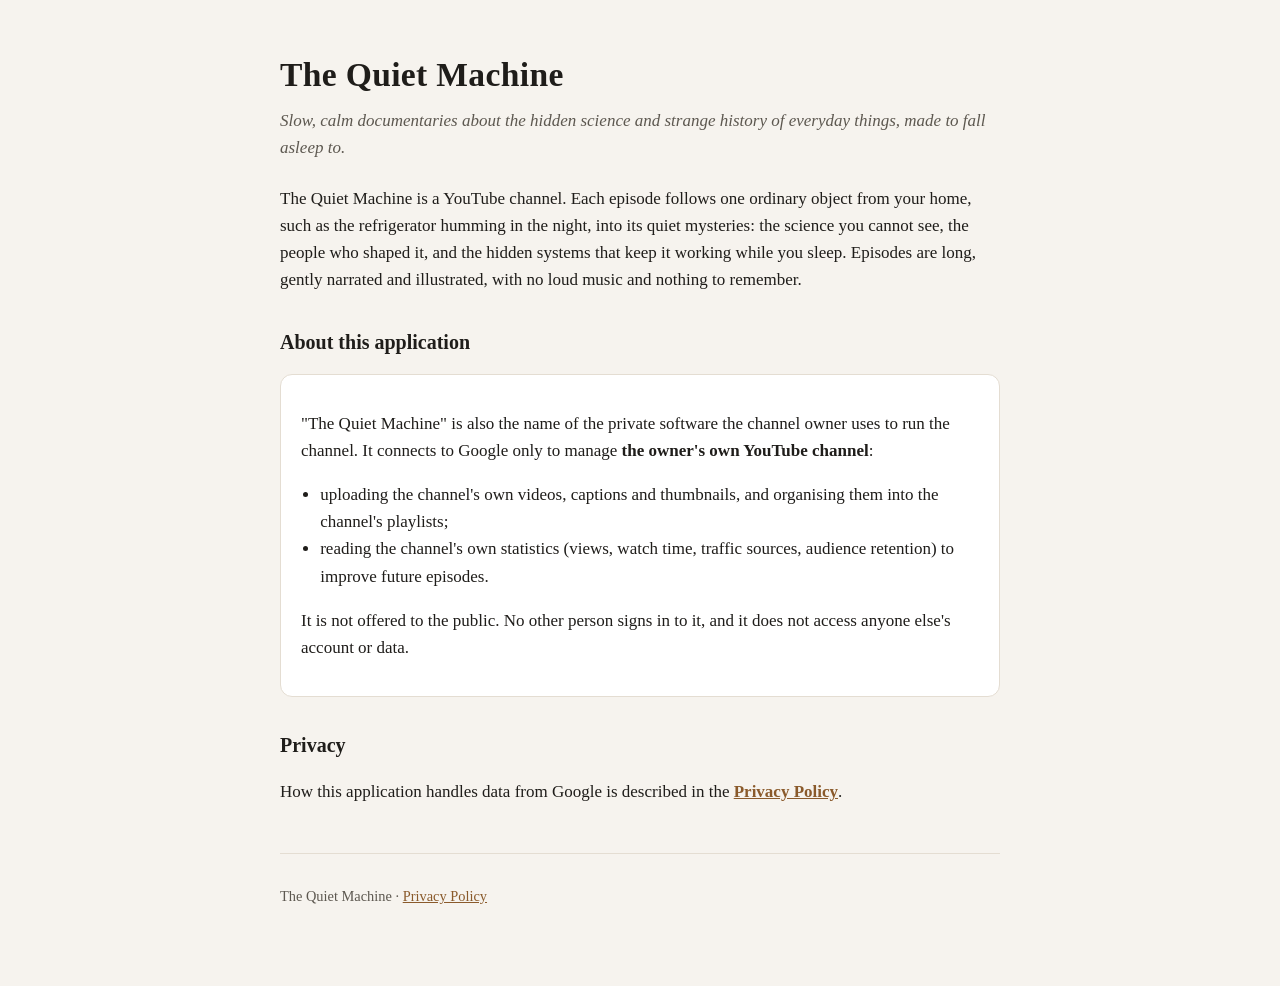
<file: index.html>
<!doctype html>
<html lang="en">
<head>
<meta charset="utf-8">
<meta name="viewport" content="width=device-width, initial-scale=1">
<title>The Quiet Machine</title>
<meta name="description" content="The Quiet Machine: slow, calm documentaries about the hidden science and strange history of everyday things, made to fall asleep to.">
<style>
  :root { --bg: #f6f3ee; --fg: #1f1d1a; --muted: #5d5850; --accent: #8a5a2b; --card: #ffffff; --line: #e4ddd2; }
  @media (prefers-color-scheme: dark) { :root { --bg: #131210; --fg: #ece6dc; --muted: #a8a093; --accent: #d9a46b; --card: #1c1a17; --line: #2e2a25; } }
  * { box-sizing: border-box; }
  body { margin: 0; background: var(--bg); color: var(--fg); font: 17px/1.6 Georgia, "Times New Roman", serif; }
  main { max-width: 760px; margin: 0 auto; padding: 48px 20px 64px; }
  h1 { font-size: 2.1rem; margin: 0 0 .3rem; letter-spacing: .01em; }
  h2 { font-size: 1.25rem; margin: 2rem 0 .5rem; }
  .tagline { color: var(--muted); margin: 0 0 1.5rem; font-style: italic; }
  .card { background: var(--card); border: 1px solid var(--line); border-radius: 12px; padding: 18px 20px; margin: 1rem 0; }
  a { color: var(--accent); }
  footer { margin-top: 3rem; padding-top: 1rem; border-top: 1px solid var(--line); color: var(--muted); font-size: .9rem; }
  ul { padding-left: 1.2rem; }
</style>
</head>
<body>
<main>
  <h1>The Quiet Machine</h1>
  <p class="tagline">Slow, calm documentaries about the hidden science and strange history of everyday things, made to fall asleep to.</p>

  <p>The Quiet Machine is a YouTube channel. Each episode follows one ordinary object from your home, such as the refrigerator humming in
  the night, into its quiet mysteries: the science you cannot see, the people who shaped it, and the hidden systems that keep it working
  while you sleep. Episodes are long, gently narrated and illustrated, with no loud music and nothing to remember.</p>

  <h2>About this application</h2>
  <div class="card">
    <p>"The Quiet Machine" is also the name of the private software the channel owner uses to run the channel. It connects to Google only
    to manage <strong>the owner's own YouTube channel</strong>:</p>
    <ul>
      <li>uploading the channel's own videos, captions and thumbnails, and organising them into the channel's playlists;</li>
      <li>reading the channel's own statistics (views, watch time, traffic sources, audience retention) to improve future episodes.</li>
    </ul>
    <p>It is not offered to the public. No other person signs in to it, and it does not access anyone else's account or data.</p>
  </div>

  <h2>Privacy</h2>
  <p>How this application handles data from Google is described in the <a href="privacy.html"><strong>Privacy Policy</strong></a>.</p>

  <footer>
    <p>The Quiet Machine · <a href="privacy.html">Privacy Policy</a></p>
  </footer>
</main>
</body>
</html>
</file>
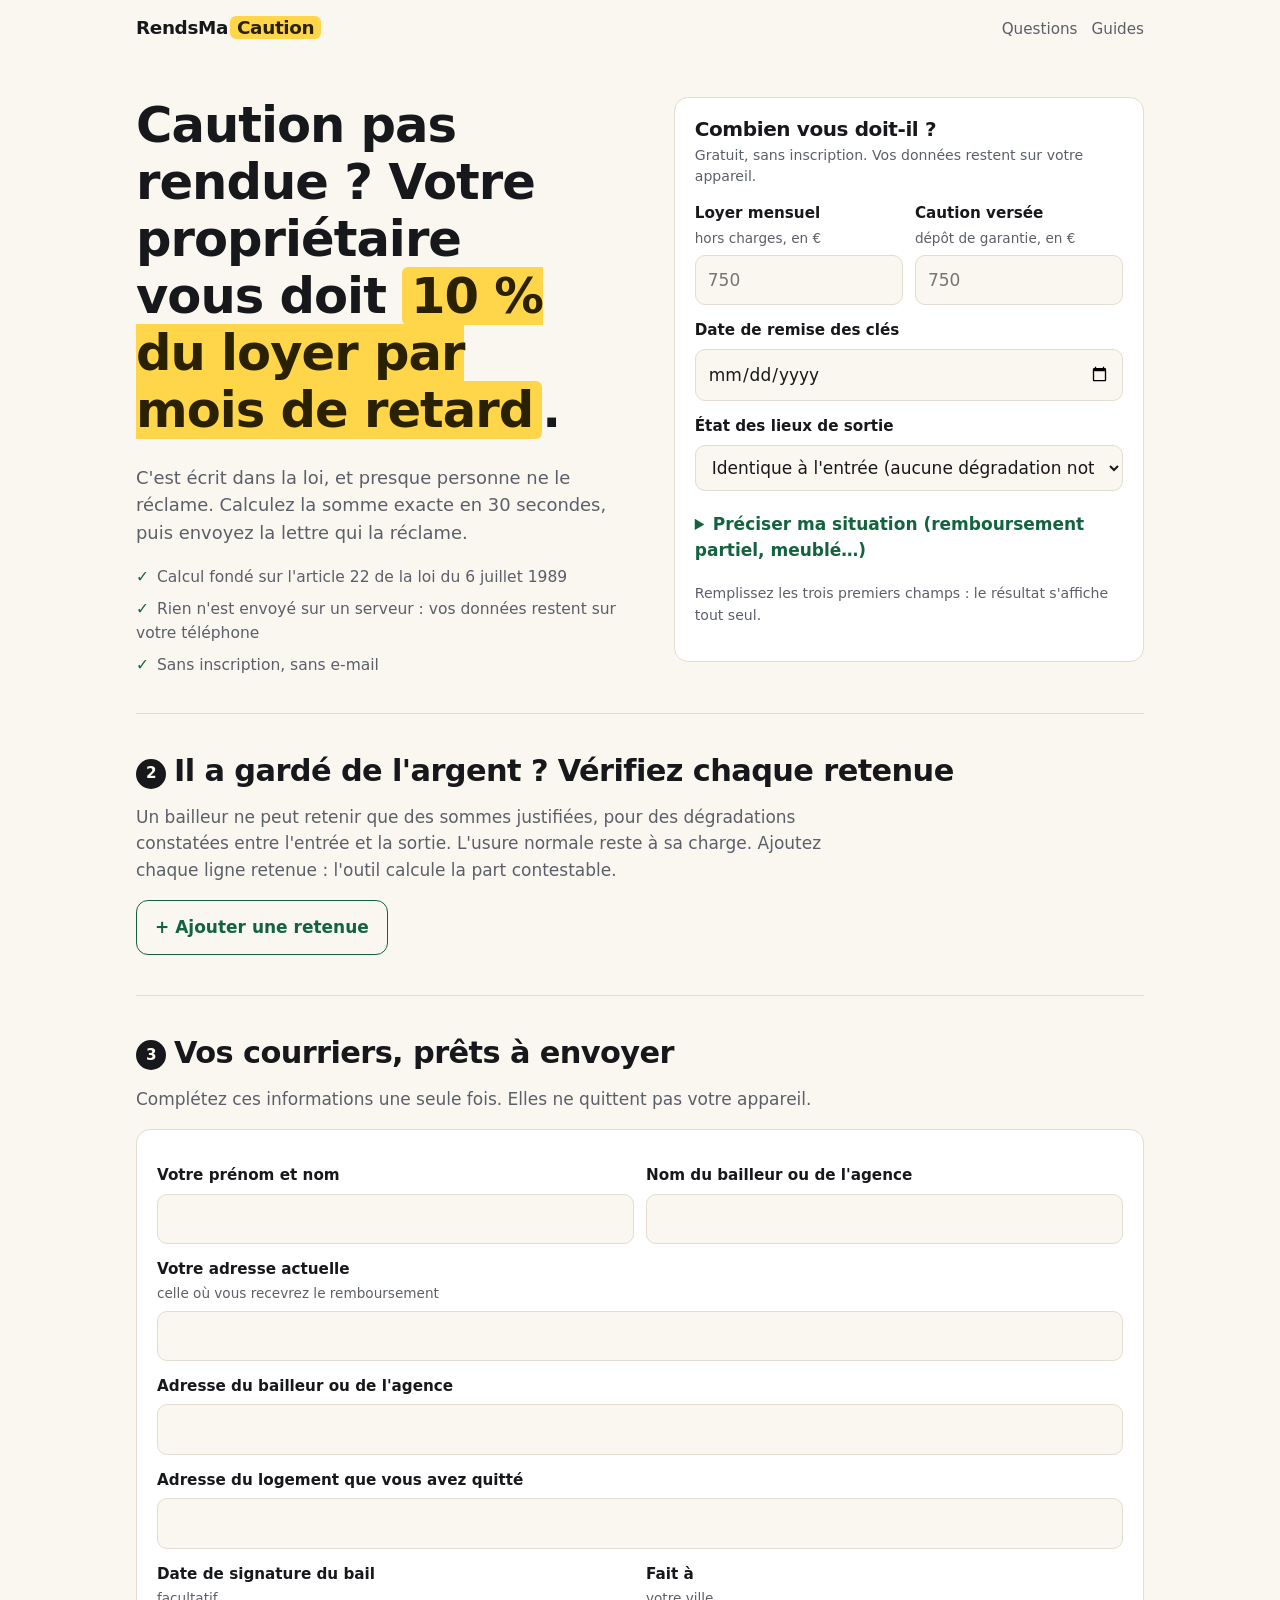
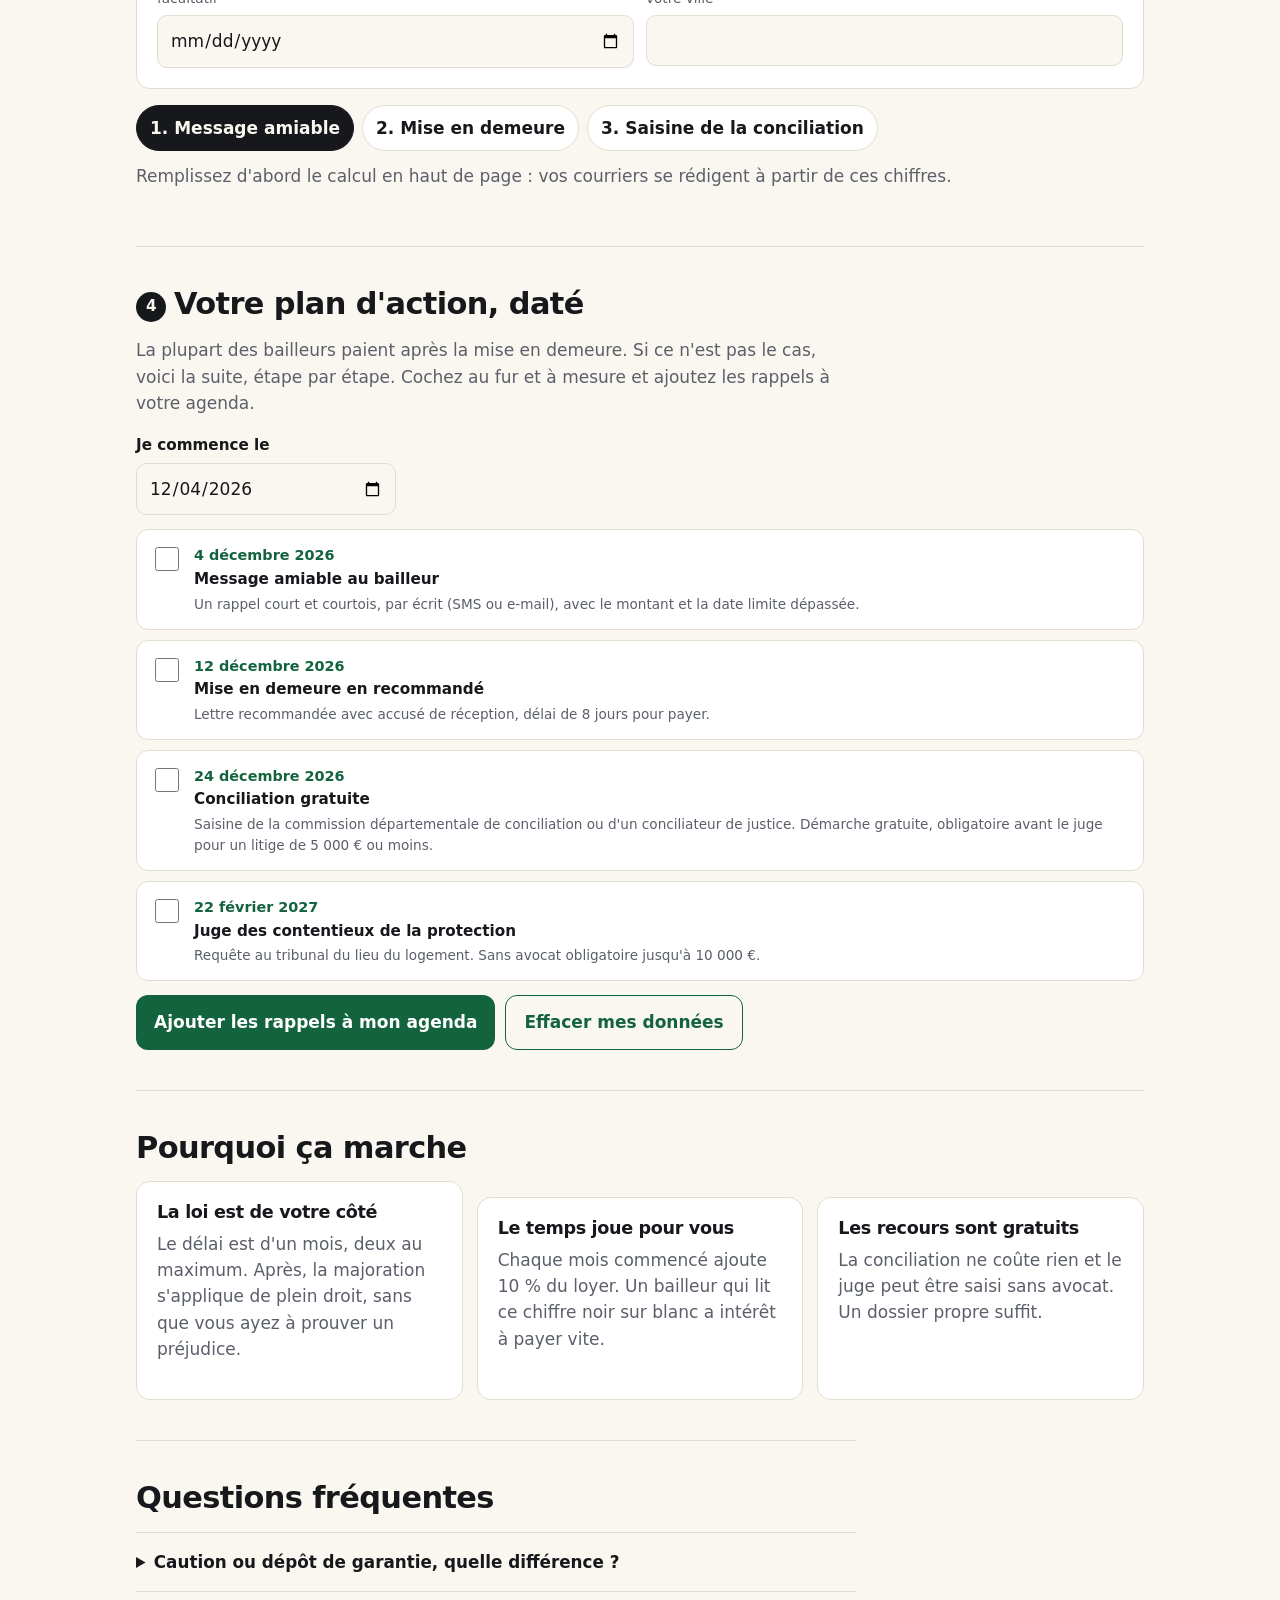
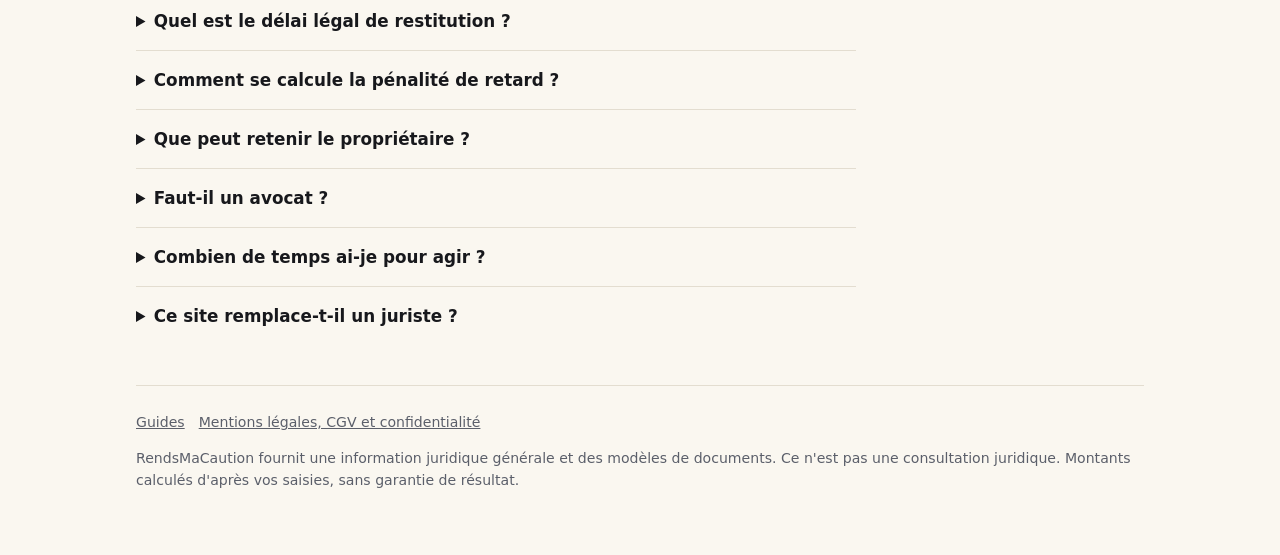
<file: caution/index.html>
<!doctype html>
<html lang="fr">
<head>
<meta charset="utf-8">
<meta name="viewport" content="width=device-width, initial-scale=1">
<title>RendsMaCaution : calculez ce que votre propriétaire vous doit (caution non rendue)</title>
<meta name="description" content="Caution non rendue ? Calculez en 30 secondes la somme que votre propriétaire vous doit, pénalité légale de 10 % du loyer par mois de retard comprise, et générez votre mise en demeure.">
<meta property="og:title" content="Caution non rendue ? Calculez ce que votre propriétaire vous doit">
<meta property="og:description" content="La loi prévoit 10 % de votre loyer par mois de retard. Calcul gratuit en 30 secondes, courriers prêts à envoyer.">
<meta property="og:type" content="website">
<meta property="og:image" content="og.png">
<meta name="twitter:card" content="summary_large_image">
<meta name="theme-color" content="#14633f">
<link rel="manifest" href="manifest.webmanifest">
<link rel="icon" href="icon.svg" type="image/svg+xml">
<link rel="stylesheet" href="style.css">
<script type="application/ld+json">
{"@context":"https://schema.org","@type":"FAQPage","mainEntity":[
{"@type":"Question","name":"Quel est le délai pour rendre un dépôt de garantie ?","acceptedAnswer":{"@type":"Answer","text":"Un mois à compter de la remise des clés si l'état des lieux de sortie est conforme à celui d'entrée, deux mois dans le cas contraire (article 22 de la loi du 6 juillet 1989)."}},
{"@type":"Question","name":"Quelle pénalité si le propriétaire rend la caution en retard ?","acceptedAnswer":{"@type":"Answer","text":"Le dépôt restant dû est majoré de 10 % du loyer mensuel hors charges pour chaque mois de retard commencé. Un seul jour de retard compte pour un mois entier."}},
{"@type":"Question","name":"Le propriétaire peut-il garder la caution pour repeindre ?","acceptedAnswer":{"@type":"Answer","text":"Seulement si une dégradation apparaît en comparant les états des lieux d'entrée et de sortie, et s'il fournit un justificatif. L'usure normale liée au temps (vétusté) reste à sa charge."}}
]}
</script>
</head>
<body>
<div class="wrap">
  <header class="top">
    <a class="logo" href="./">RendsMa<span>Caution</span></a>
    <nav><a href="#faq">Questions</a><a href="guides/">Guides</a></nav>
  </header>

  <main>
  <div class="hero">
    <div>
      <h1>Caution pas rendue&nbsp;? Votre propriétaire vous doit <mark>10&nbsp;% du loyer par mois de retard</mark>.</h1>
      <p class="lead">C'est écrit dans la loi, et presque personne ne le réclame. Calculez la somme exacte en 30 secondes, puis envoyez la lettre qui la réclame.</p>
      <ul class="proofs">
        <li>Calcul fondé sur l'article 22 de la loi du 6 juillet 1989</li>
        <li>Rien n'est envoyé sur un serveur : vos données restent sur votre téléphone</li>
        <li>Sans inscription, sans e-mail</li>
      </ul>
    </div>

    <form class="card" id="calc" novalidate>
      <h2 style="font-size:1.25rem;margin-bottom:.2em">Combien vous doit-il&nbsp;?</h2>
      <p class="small muted" style="margin:0">Gratuit, sans inscription. Vos données restent sur votre appareil.</p>
      <div class="row">
        <div><label for="loyer">Loyer mensuel <small>hors charges, en €</small></label>
          <input id="loyer" name="loyer" inputmode="decimal" autocomplete="off" placeholder="750"></div>
        <div><label for="depot">Caution versée <small>dépôt de garantie, en €</small></label>
          <input id="depot" name="depot" inputmode="decimal" autocomplete="off" placeholder="750"></div>
      </div>
      <label for="cles">Date de remise des clés</label>
      <input id="cles" name="cles" type="date">
      <label for="edl">État des lieux de sortie</label>
      <select id="edl" name="edl">
        <option value="conforme">Identique à l'entrée (aucune dégradation notée)</option>
        <option value="differences">Des différences ont été notées</option>
        <option value="aucun">Il n'y a pas eu d'état des lieux de sortie</option>
      </select>

      <details id="plus">
        <summary>Préciser ma situation (remboursement partiel, meublé…)</summary>
        <label for="bail">Type de location</label>
        <select id="bail" name="bail">
          <option value="vide">Location vide (résidence principale)</option>
          <option value="meuble">Location meublée (résidence principale)</option>
          <option value="autre">Autre : saisonnier, parking, commercial…</option>
        </select>
        <div class="row">
          <div><label for="restitue">Déjà remboursé <small>en €, 0 si rien</small></label>
            <input id="restitue" name="restitue" inputmode="decimal" autocomplete="off" placeholder="0"></div>
          <div><label for="dateRestitution">Le <small>date du remboursement</small></label>
            <input id="dateRestitution" name="dateRestitution" type="date"></div>
        </div>
        <label for="retenuesAcceptees">Retenues que vous acceptez <small>en €. Laissez vide si vous utilisez l'étape 2.</small></label>
        <input id="retenuesAcceptees" name="retenuesAcceptees" inputmode="decimal" autocomplete="off" placeholder="0">
        <label class="check"><input type="checkbox" id="adresse" name="adresse" checked> <span>J'ai communiqué ma nouvelle adresse au bailleur</span></label>
        <label class="check"><input type="checkbox" id="copro" name="copro"> <span>Le logement est dans un immeuble en copropriété</span></label>
      </details>

      <div id="resultat" aria-live="polite"></div>
    </form>
  </div>

  <section class="block" id="etape-retenues">
    <h2><span class="stepnum">2</span>Il a gardé de l'argent&nbsp;? Vérifiez chaque retenue</h2>
    <p class="muted narrow">Un bailleur ne peut retenir que des sommes justifiées, pour des dégradations constatées entre l'entrée et la sortie. L'usure normale reste à sa charge. Ajoutez chaque ligne retenue&nbsp;: l'outil calcule la part contestable.</p>
    <div id="retenues"></div>
    <div class="btns"><button type="button" class="btn ghost" id="add-retenue">+ Ajouter une retenue</button></div>
    <div id="retenues-total"></div>
  </section>

  <section class="block" id="etape-courriers">
    <h2><span class="stepnum">3</span>Vos courriers, prêts à envoyer</h2>
    <p class="muted narrow">Complétez ces informations une seule fois. Elles ne quittent pas votre appareil.</p>
    <div class="card">
      <div class="row">
        <div><label for="nom">Votre prénom et nom</label><input id="nom" autocomplete="name"></div>
        <div><label for="bailleur">Nom du bailleur ou de l'agence</label><input id="bailleur" autocomplete="off"></div>
      </div>
      <label for="monAdresse">Votre adresse actuelle <small>celle où vous recevrez le remboursement</small></label>
      <input id="monAdresse" autocomplete="street-address">
      <label for="adresseBailleur">Adresse du bailleur ou de l'agence</label>
      <input id="adresseBailleur" autocomplete="off">
      <label for="logement">Adresse du logement que vous avez quitté</label>
      <input id="logement" autocomplete="off">
      <div class="row">
        <div><label for="dateBail">Date de signature du bail <small>facultatif</small></label><input id="dateBail" type="date"></div>
        <div><label for="ville">Fait à <small>votre ville</small></label><input id="ville" autocomplete="address-level2"></div>
      </div>
    </div>
    <div class="tabs" role="tablist" id="tabs"></div>
    <div id="lettre-zone"></div>
  </section>

  <section class="block" id="etape-suivi">
    <h2><span class="stepnum">4</span>Votre plan d'action, daté</h2>
    <p class="muted narrow">La plupart des bailleurs paient après la mise en demeure. Si ce n'est pas le cas, voici la suite, étape par étape. Cochez au fur et à mesure et ajoutez les rappels à votre agenda.</p>
    <label for="planStart" style="max-width:260px">Je commence le</label>
    <input id="planStart" type="date" style="max-width:260px">
    <ol class="plan" id="plan"></ol>
    <div class="btns">
      <button type="button" class="btn" id="ics">Ajouter les rappels à mon agenda</button>
      <button type="button" class="btn ghost" id="reset">Effacer mes données</button>
    </div>
  </section>

  <section class="block">
    <h2>Pourquoi ça marche</h2>
    <div class="grid3">
      <div class="card"><h3>La loi est de votre côté</h3><p class="muted">Le délai est d'un mois, deux au maximum. Après, la majoration s'applique de plein droit, sans que vous ayez à prouver un préjudice.</p></div>
      <div class="card"><h3>Le temps joue pour vous</h3><p class="muted">Chaque mois commencé ajoute 10&nbsp;% du loyer. Un bailleur qui lit ce chiffre noir sur blanc a intérêt à payer vite.</p></div>
      <div class="card"><h3>Les recours sont gratuits</h3><p class="muted">La conciliation ne coûte rien et le juge peut être saisi sans avocat. Un dossier propre suffit.</p></div>
    </div>
  </section>

  <section class="block faq narrow" id="faq">
    <h2>Questions fréquentes</h2>
    <details><summary>Caution ou dépôt de garantie, quelle différence&nbsp;?</summary><p>On dit «&nbsp;caution&nbsp;» au quotidien, mais la somme versée à l'entrée s'appelle le dépôt de garantie. La caution désigne en droit la personne qui se porte garante. Les courriers générés utilisent le terme exact.</p></details>
    <details><summary>Quel est le délai légal de restitution&nbsp;?</summary><p>Un mois à compter de la remise des clés si l'état des lieux de sortie est conforme à celui d'entrée. Deux mois s'il y a des différences. Ces règles valent pour les locations vides et meublées servant de résidence principale.</p></details>
    <details><summary>Comment se calcule la pénalité de retard&nbsp;?</summary><p>10&nbsp;% du loyer mensuel hors charges pour chaque mois de retard commencé. Elle se calcule sur le loyer, pas sur le dépôt. Un seul jour de retard compte pour un mois. Elle n'est pas due si vous n'avez pas transmis votre nouvelle adresse.</p></details>
    <details><summary>Que peut retenir le propriétaire&nbsp;?</summary><p>Des loyers ou charges impayés, et le coût de dégradations qui apparaissent en comparant les deux états des lieux, sur justificatif. Il ne peut pas vous facturer l'usure normale&nbsp;: une peinture de sept ans est à refaire à ses frais.</p></details>
    <details><summary>Faut-il un avocat&nbsp;?</summary><p>Non. La commission départementale de conciliation et le conciliateur de justice sont gratuits. Le juge des contentieux de la protection peut être saisi sans avocat pour ce type de litige.</p></details>
    <details><summary>Combien de temps ai-je pour agir&nbsp;?</summary><p>Trois ans à compter du jour où la somme aurait dû vous être rendue. Mieux vaut agir tôt&nbsp;: les preuves sont fraîches et la majoration continue de courir.</p></details>
    <details><summary>Ce site remplace-t-il un juriste&nbsp;?</summary><p>Non. Il fournit une information juridique générale et des modèles de courriers à partir de ce que vous saisissez. Pour un conseil sur votre cas, contactez gratuitement l'ADIL de votre département ou un avocat.</p></details>
  </section>
  </main>

  <footer>
    <p><a href="guides/">Guides</a><a href="mentions-legales.html">Mentions légales, CGV et confidentialité</a></p>
    <p>RendsMaCaution fournit une information juridique générale et des modèles de documents. Ce n'est pas une consultation juridique. Montants calculés d'après vos saisies, sans garantie de résultat.</p>
  </footer>
</div>
<div id="print-area"></div>
<script src="config.js"></script>
<script src="calc.js"></script>
<script src="app.js"></script>
</body>
</html>
</file>
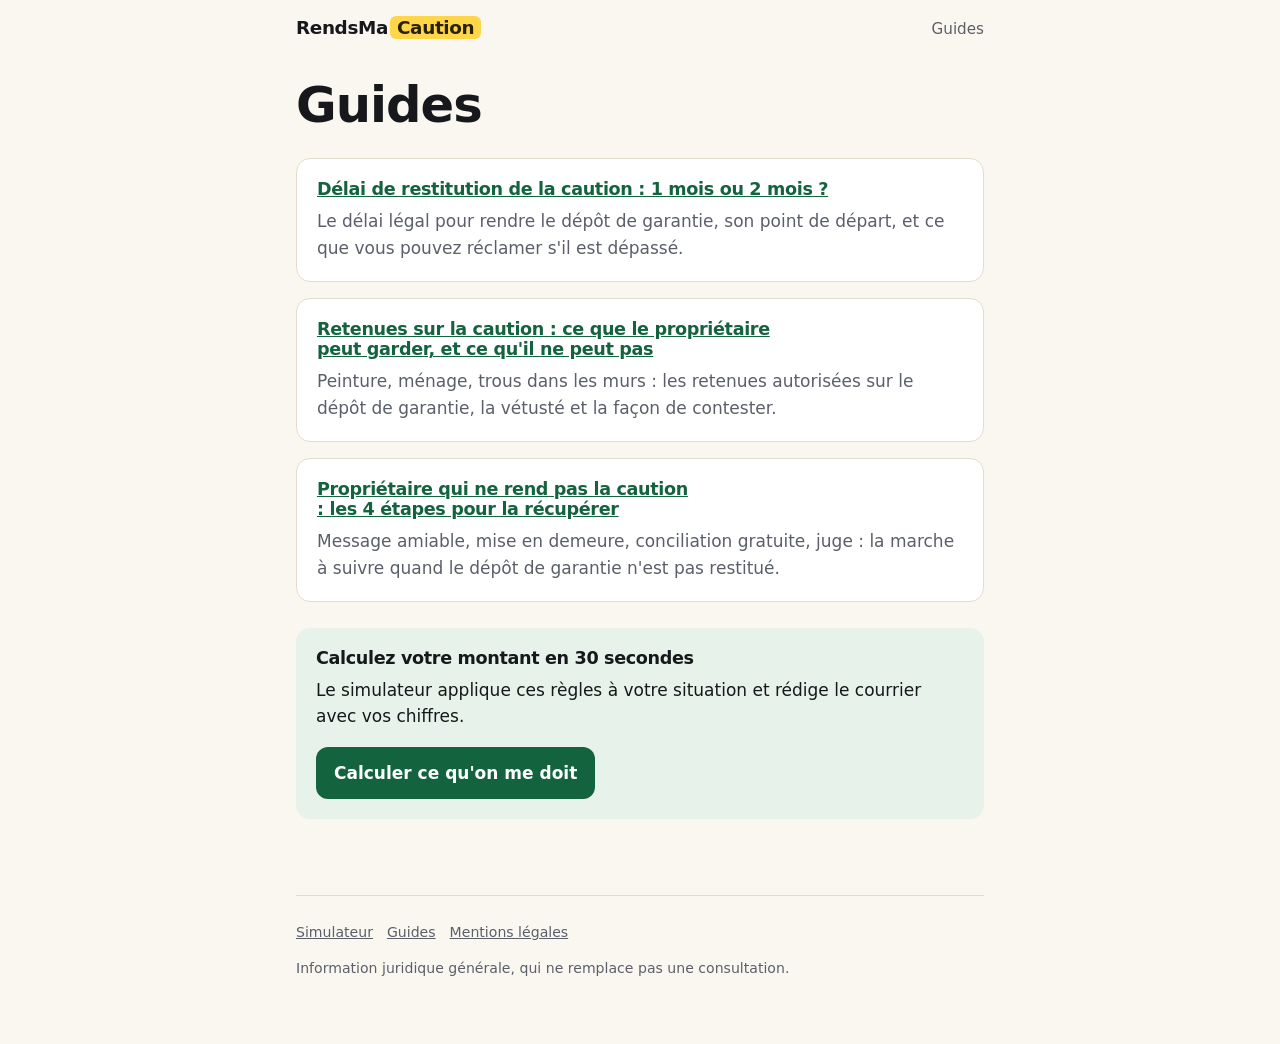
<file: caution/guides/index.html>
<!doctype html>
<html lang="fr"><head><meta charset="utf-8"><meta name="viewport" content="width=device-width, initial-scale=1">
<title>Guides sur le dépôt de garantie · RendsMaCaution</title><meta name="description" content="Délais, retenues, recours : les guides pour récupérer votre caution.">
<link rel="icon" href="../icon.svg" type="image/svg+xml"><link rel="stylesheet" href="../style.css"></head>
<body><div class="wrap narrow">
<header class="top"><a class="logo" href="../">RendsMa<span>Caution</span></a><nav><a href="./">Guides</a></nav></header>
<article class="guide"><h1>Guides</h1><div class="card"><h3><a href="delai-restitution-caution.html">Délai de restitution de la caution : 1 mois ou 2 mois ?</a></h3><p class="muted" style="margin:0">Le délai légal pour rendre le dépôt de garantie, son point de départ, et ce que vous pouvez réclamer s'il est dépassé.</p></div><div class="card"><h3><a href="retenues-sur-caution.html">Retenues sur la caution : ce que le propriétaire peut garder, et ce qu'il ne peut pas</a></h3><p class="muted" style="margin:0">Peinture, ménage, trous dans les murs : les retenues autorisées sur le dépôt de garantie, la vétusté et la façon de contester.</p></div><div class="card"><h3><a href="proprietaire-ne-rend-pas-la-caution.html">Propriétaire qui ne rend pas la caution : les 4 étapes pour la récupérer</a></h3><p class="muted" style="margin:0">Message amiable, mise en demeure, conciliation gratuite, juge : la marche à suivre quand le dépôt de garantie n'est pas restitué.</p></div><div class="cta"><h3>Calculez votre montant en 30 secondes</h3><p>Le simulateur applique ces règles à votre situation et rédige le courrier avec vos chiffres.</p><a class="btn" href="../">Calculer ce qu'on me doit</a></div></article>
<footer><p><a href="../">Simulateur</a><a href="./">Guides</a><a href="../mentions-legales.html">Mentions légales</a></p><p>Information juridique générale, qui ne remplace pas une consultation.</p></footer>
</div></body></html>
</file>
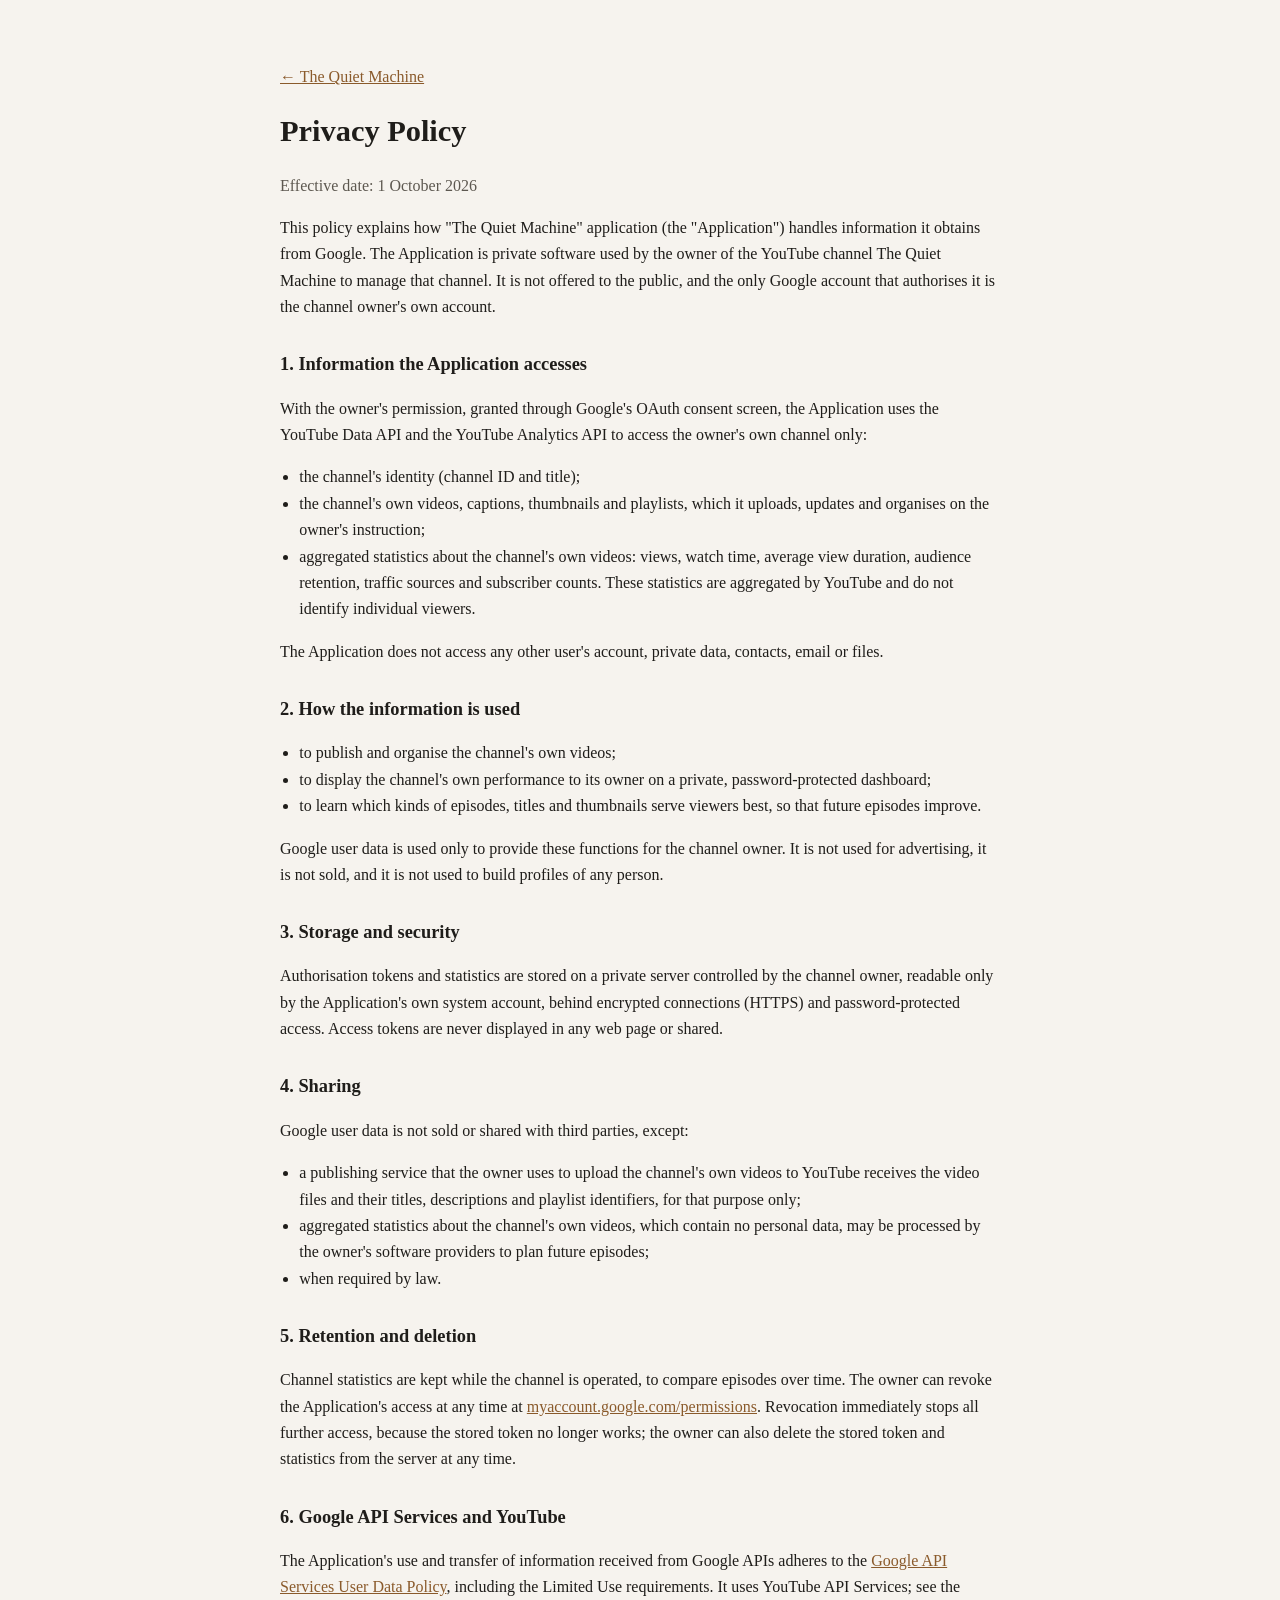
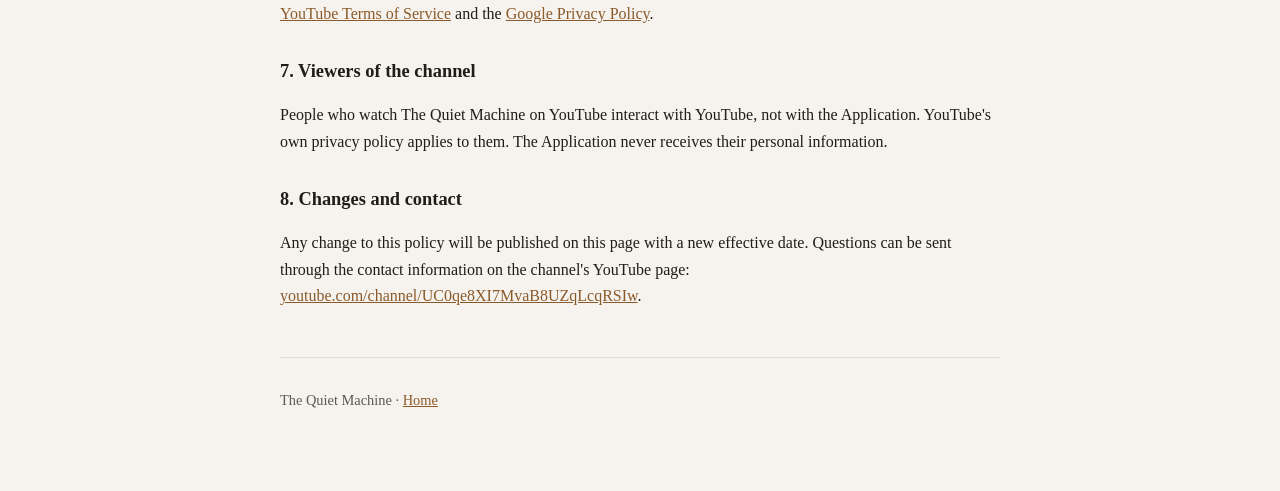
<file: privacy.html>
<!doctype html>
<html lang="en">
<head>
<meta charset="utf-8">
<meta name="viewport" content="width=device-width, initial-scale=1">
<title>Privacy Policy · The Quiet Machine</title>
<style>
  :root { --bg: #f6f3ee; --fg: #1f1d1a; --muted: #5d5850; --accent: #8a5a2b; --line: #e4ddd2; }
  @media (prefers-color-scheme: dark) { :root { --bg: #131210; --fg: #ece6dc; --muted: #a8a093; --accent: #d9a46b; --line: #2e2a25; } }
  * { box-sizing: border-box; }
  body { margin: 0; background: var(--bg); color: var(--fg); font: 16px/1.65 Georgia, "Times New Roman", serif; }
  main { max-width: 760px; margin: 0 auto; padding: 48px 20px 64px; }
  h1 { font-size: 1.9rem; margin: 0 0 .3rem; }
  h2 { font-size: 1.15rem; margin: 1.8rem 0 .4rem; }
  .muted { color: var(--muted); }
  a { color: var(--accent); }
  ul { padding-left: 1.2rem; }
  footer { margin-top: 3rem; padding-top: 1rem; border-top: 1px solid var(--line); color: var(--muted); font-size: .9rem; }
</style>
</head>
<body>
<main>
  <p><a href="./">← The Quiet Machine</a></p>
  <h1>Privacy Policy</h1>
  <p class="muted">Effective date: 1 October 2026</p>

  <p>This policy explains how "The Quiet Machine" application (the "Application") handles information it obtains from Google. The
  Application is private software used by the owner of the YouTube channel The Quiet Machine to manage that channel. It is not
  offered to the public, and the only Google account that authorises it is the channel owner's own account.</p>

  <h2>1. Information the Application accesses</h2>
  <p>With the owner's permission, granted through Google's OAuth consent screen, the Application uses the YouTube Data API and the YouTube
  Analytics API to access the owner's own channel only:</p>
  <ul>
    <li>the channel's identity (channel ID and title);</li>
    <li>the channel's own videos, captions, thumbnails and playlists, which it uploads, updates and organises on the owner's instruction;</li>
    <li>aggregated statistics about the channel's own videos: views, watch time, average view duration, audience retention, traffic sources
    and subscriber counts. These statistics are aggregated by YouTube and do not identify individual viewers.</li>
  </ul>
  <p>The Application does not access any other user's account, private data, contacts, email or files.</p>

  <h2>2. How the information is used</h2>
  <ul>
    <li>to publish and organise the channel's own videos;</li>
    <li>to display the channel's own performance to its owner on a private, password-protected dashboard;</li>
    <li>to learn which kinds of episodes, titles and thumbnails serve viewers best, so that future episodes improve.</li>
  </ul>
  <p>Google user data is used only to provide these functions for the channel owner. It is not used for advertising, it is not sold, and
  it is not used to build profiles of any person.</p>

  <h2>3. Storage and security</h2>
  <p>Authorisation tokens and statistics are stored on a private server controlled by the channel owner, readable only by the Application's
  own system account, behind encrypted connections (HTTPS) and password-protected access. Access tokens are never displayed in any web
  page or shared.</p>

  <h2>4. Sharing</h2>
  <p>Google user data is not sold or shared with third parties, except:</p>
  <ul>
    <li>a publishing service that the owner uses to upload the channel's own videos to YouTube receives the video files and their titles,
    descriptions and playlist identifiers, for that purpose only;</li>
    <li>aggregated statistics about the channel's own videos, which contain no personal data, may be processed by the owner's software
    providers to plan future episodes;</li>
    <li>when required by law.</li>
  </ul>

  <h2>5. Retention and deletion</h2>
  <p>Channel statistics are kept while the channel is operated, to compare episodes over time. The owner can revoke the Application's access
  at any time at <a href="https://myaccount.google.com/permissions">myaccount.google.com/permissions</a>. Revocation immediately stops all
  further access, because the stored token no longer works; the owner can also delete the stored token and statistics from the server at
  any time.</p>

  <h2>6. Google API Services and YouTube</h2>
  <p>The Application's use and transfer of information received from Google APIs adheres to the
  <a href="https://developers.google.com/terms/api-services-user-data-policy">Google API Services User Data Policy</a>, including the Limited
  Use requirements. It uses YouTube API Services; see the <a href="https://www.youtube.com/t/terms">YouTube Terms of Service</a> and the
  <a href="https://policies.google.com/privacy">Google Privacy Policy</a>.</p>

  <h2>7. Viewers of the channel</h2>
  <p>People who watch The Quiet Machine on YouTube interact with YouTube, not with the Application. YouTube's own privacy policy applies to them.
  The Application never receives their personal information.</p>

  <h2>8. Changes and contact</h2>
  <p>Any change to this policy will be published on this page with a new effective date. Questions can be sent through the contact
  information on the channel's YouTube page:
  <a href="https://www.youtube.com/channel/UC0qe8XI7MvaB8UZqLcqRSIw">youtube.com/channel/UC0qe8XI7MvaB8UZqLcqRSIw</a>.</p>

  <footer><p>The Quiet Machine · <a href="./">Home</a></p></footer>
</main>
</body>
</html>
</file>
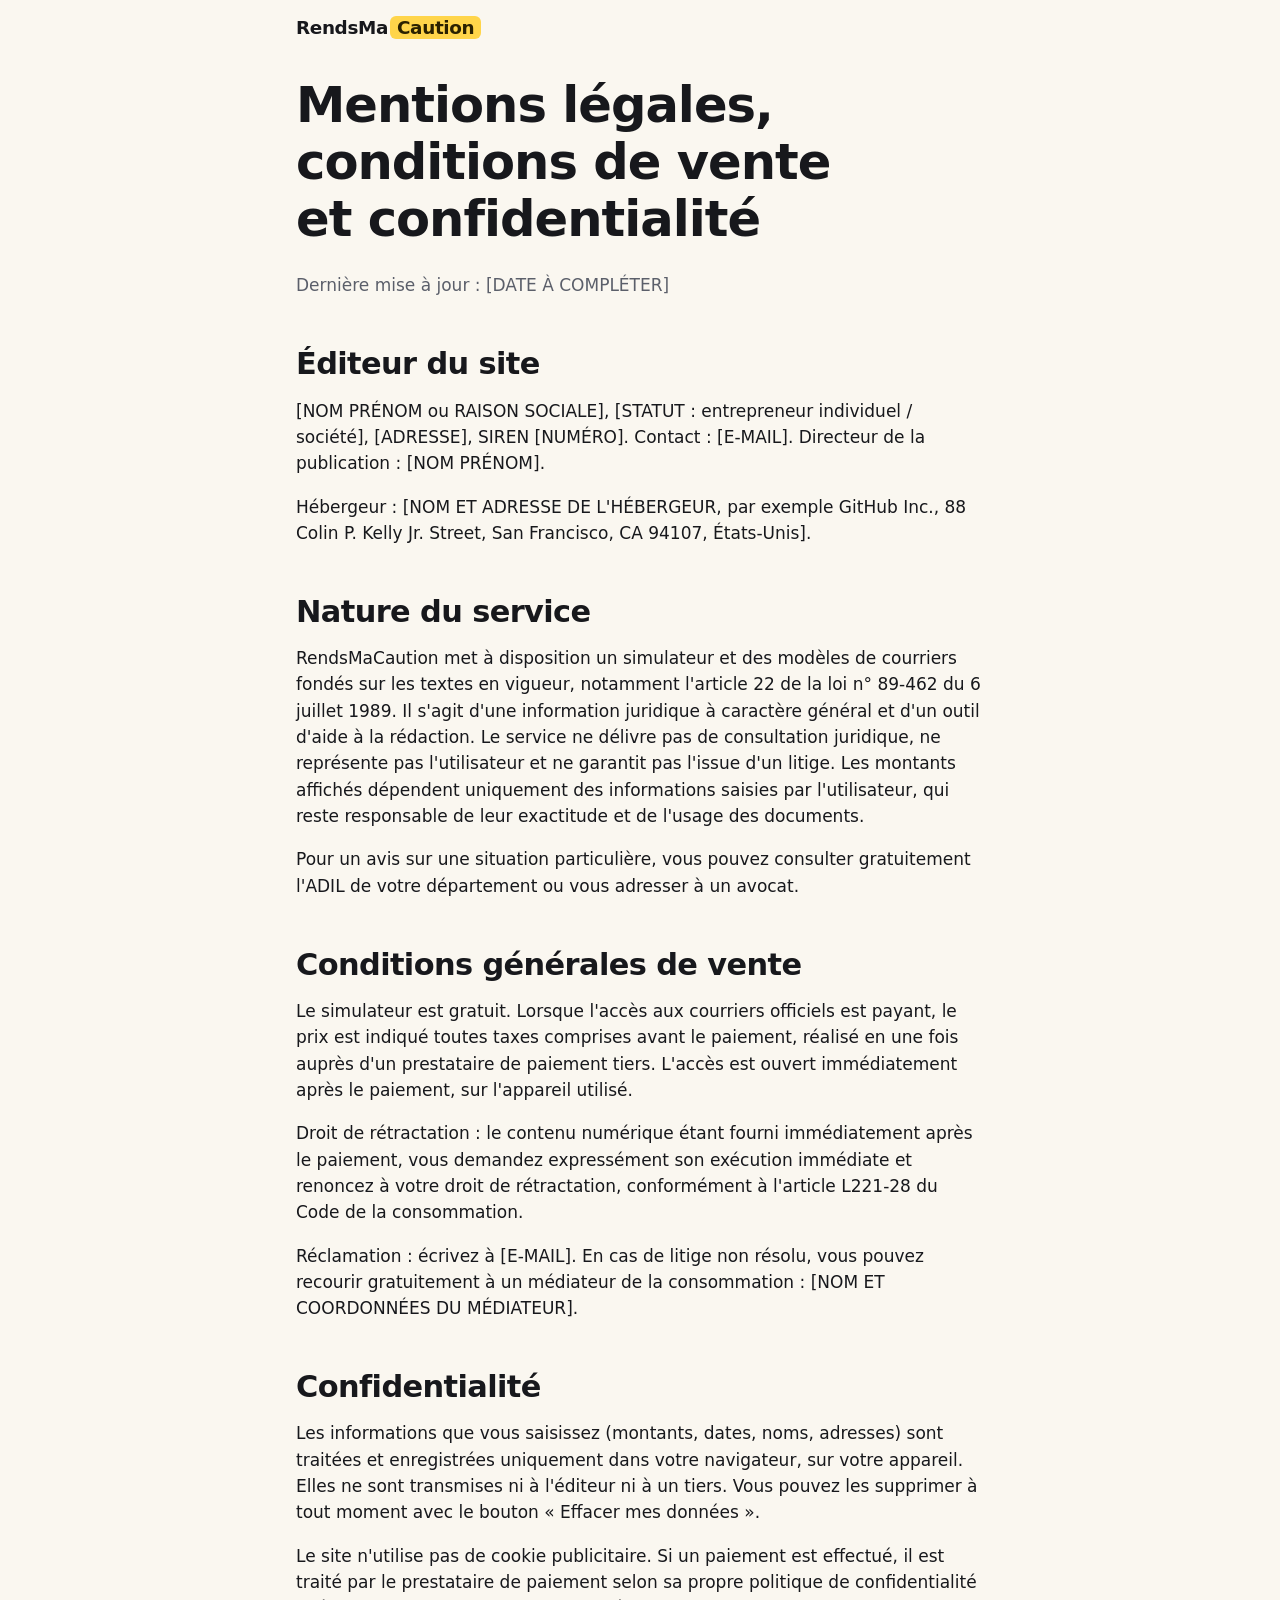
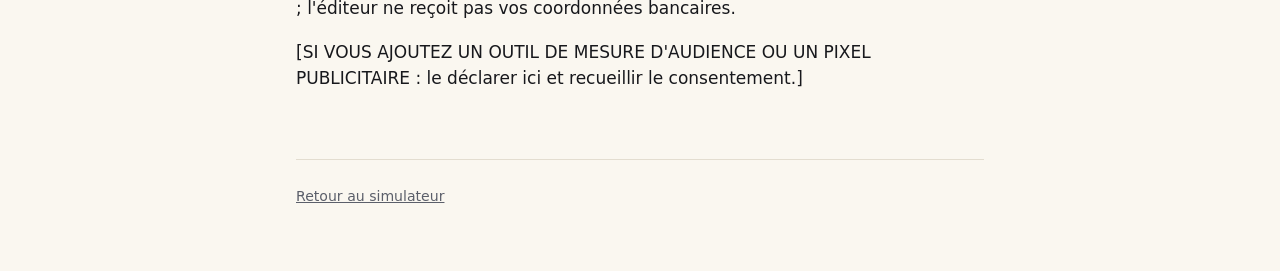
<file: caution/mentions-legales.html>
<!doctype html>
<html lang="fr"><head><meta charset="utf-8"><meta name="viewport" content="width=device-width, initial-scale=1">
<title>Mentions légales, CGV et confidentialité · RendsMaCaution</title>
<link rel="icon" href="icon.svg" type="image/svg+xml"><link rel="stylesheet" href="style.css"></head>
<body><div class="wrap narrow">
<header class="top"><a class="logo" href="./">RendsMa<span>Caution</span></a></header>
<article class="guide">
<h1>Mentions légales, conditions de vente et confidentialité</h1>
<p class="muted">Dernière mise à jour : [DATE À COMPLÉTER]</p>

<h2>Éditeur du site</h2>
<p>[NOM PRÉNOM ou RAISON SOCIALE], [STATUT : entrepreneur individuel / société], [ADRESSE], SIREN [NUMÉRO]. Contact : [E-MAIL]. Directeur de la publication : [NOM PRÉNOM].</p>
<p>Hébergeur : [NOM ET ADRESSE DE L'HÉBERGEUR, par exemple GitHub Inc., 88 Colin P. Kelly Jr. Street, San Francisco, CA 94107, États-Unis].</p>

<h2>Nature du service</h2>
<p>RendsMaCaution met à disposition un simulateur et des modèles de courriers fondés sur les textes en vigueur, notamment l'article 22 de la loi n° 89-462 du 6 juillet 1989. Il s'agit d'une information juridique à caractère général et d'un outil d'aide à la rédaction. Le service ne délivre pas de consultation juridique, ne représente pas l'utilisateur et ne garantit pas l'issue d'un litige. Les montants affichés dépendent uniquement des informations saisies par l'utilisateur, qui reste responsable de leur exactitude et de l'usage des documents.</p>
<p>Pour un avis sur une situation particulière, vous pouvez consulter gratuitement l'ADIL de votre département ou vous adresser à un avocat.</p>

<h2>Conditions générales de vente</h2>
<p>Le simulateur est gratuit. Lorsque l'accès aux courriers officiels est payant, le prix est indiqué toutes taxes comprises avant le paiement, réalisé en une fois auprès d'un prestataire de paiement tiers. L'accès est ouvert immédiatement après le paiement, sur l'appareil utilisé.</p>
<p>Droit de rétractation : le contenu numérique étant fourni immédiatement après le paiement, vous demandez expressément son exécution immédiate et renoncez à votre droit de rétractation, conformément à l'article L221-28 du Code de la consommation.</p>
<p>Réclamation : écrivez à [E-MAIL]. En cas de litige non résolu, vous pouvez recourir gratuitement à un médiateur de la consommation : [NOM ET COORDONNÉES DU MÉDIATEUR].</p>

<h2>Confidentialité</h2>
<p>Les informations que vous saisissez (montants, dates, noms, adresses) sont traitées et enregistrées uniquement dans votre navigateur, sur votre appareil. Elles ne sont transmises ni à l'éditeur ni à un tiers. Vous pouvez les supprimer à tout moment avec le bouton « Effacer mes données ».</p>
<p>Le site n'utilise pas de cookie publicitaire. Si un paiement est effectué, il est traité par le prestataire de paiement selon sa propre politique de confidentialité ; l'éditeur ne reçoit pas vos coordonnées bancaires.</p>
<p>[SI VOUS AJOUTEZ UN OUTIL DE MESURE D'AUDIENCE OU UN PIXEL PUBLICITAIRE : le déclarer ici et recueillir le consentement.]</p>
</article>
<footer><p><a href="./">Retour au simulateur</a></p></footer>
</div></body></html>
</file>
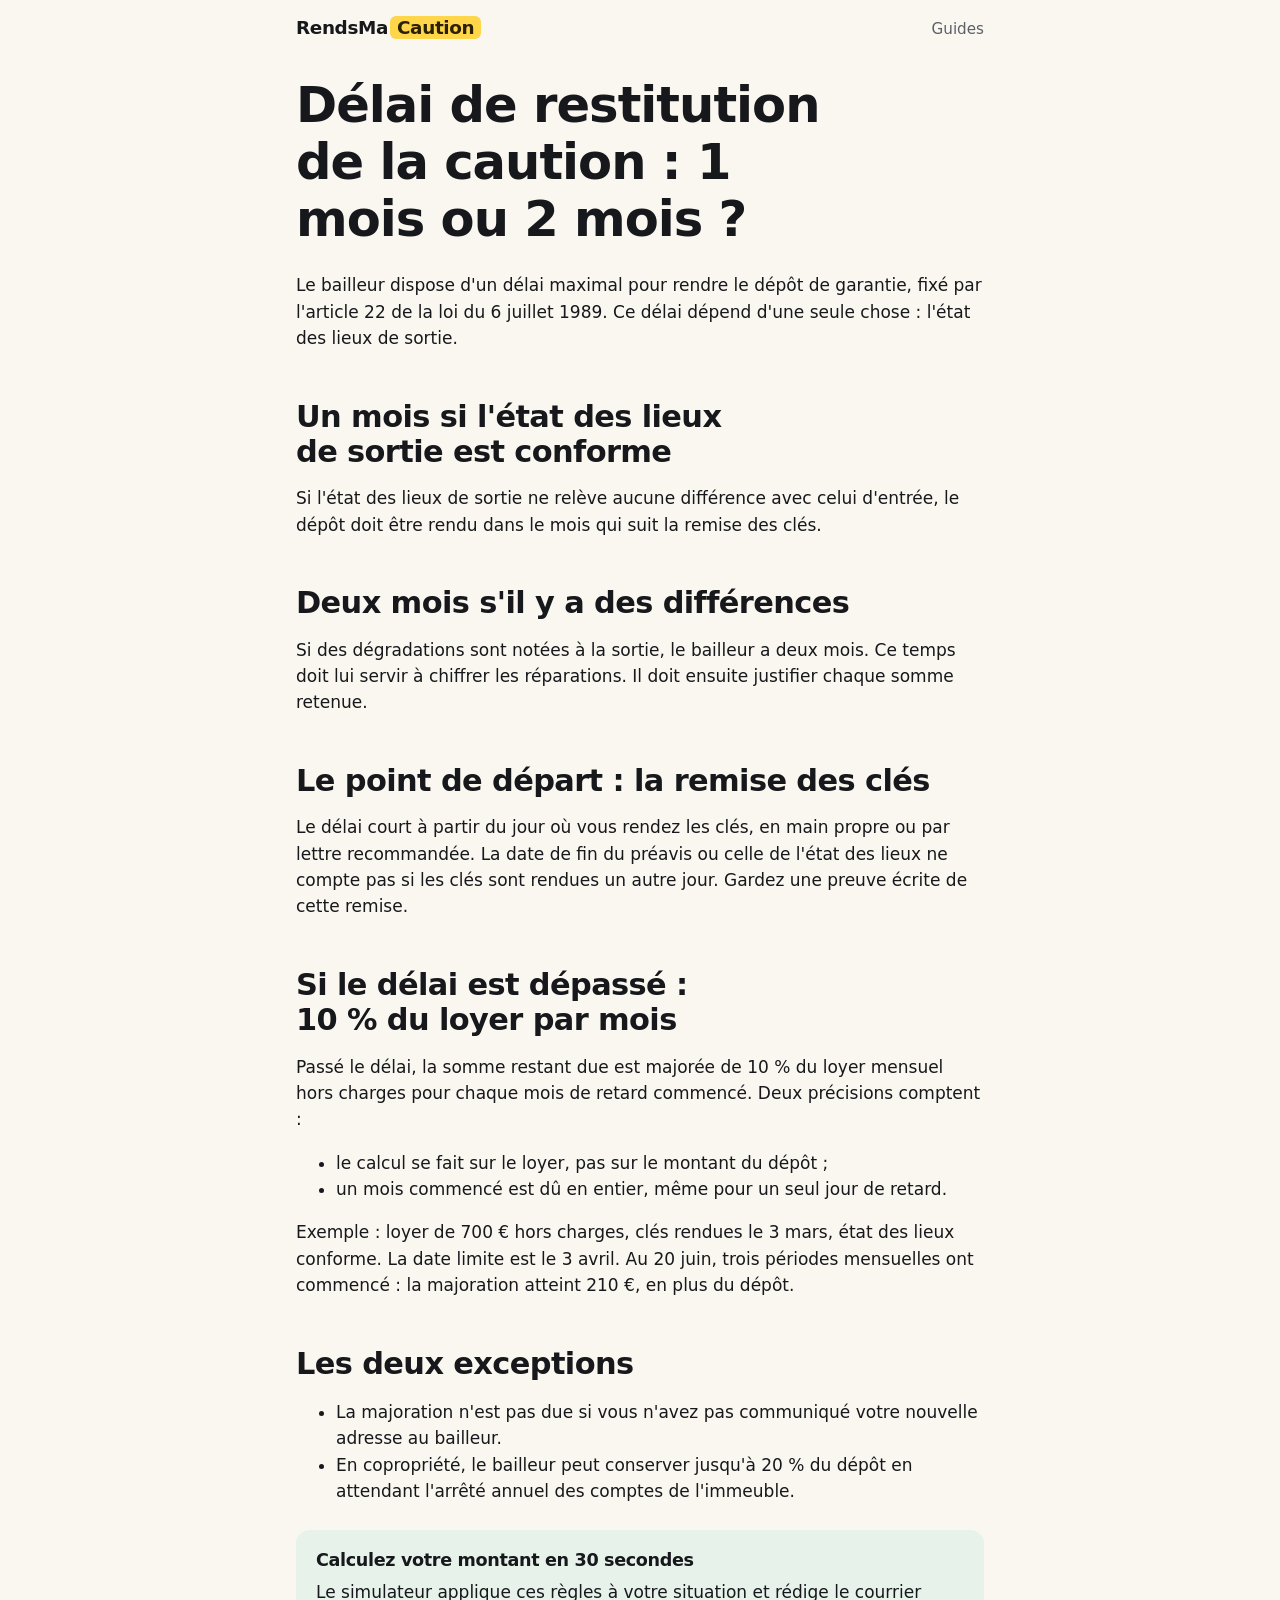
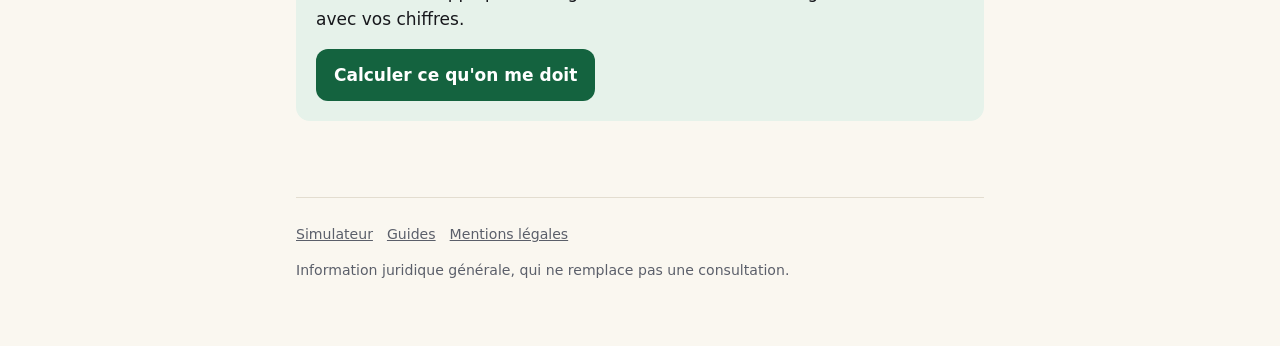
<file: caution/guides/delai-restitution-caution.html>
<!doctype html>
<html lang="fr"><head><meta charset="utf-8"><meta name="viewport" content="width=device-width, initial-scale=1">
<title>Délai de restitution de la caution : 1 mois ou 2 mois ? · RendsMaCaution</title><meta name="description" content="Le délai légal pour rendre le dépôt de garantie, son point de départ, et ce que vous pouvez réclamer s'il est dépassé.">
<link rel="icon" href="../icon.svg" type="image/svg+xml"><link rel="stylesheet" href="../style.css"></head>
<body><div class="wrap narrow">
<header class="top"><a class="logo" href="../">RendsMa<span>Caution</span></a><nav><a href="./">Guides</a></nav></header>
<article class="guide"><h1>Délai de restitution de la caution : 1 mois ou 2 mois ?</h1><p>Le bailleur dispose d'un délai maximal pour rendre le dépôt de garantie, fixé par l'article 22 de la loi du 6 juillet 1989. Ce délai dépend d'une seule chose : l'état des lieux de sortie.</p>
<h2>Un mois si l'état des lieux de sortie est conforme</h2>
<p>Si l'état des lieux de sortie ne relève aucune différence avec celui d'entrée, le dépôt doit être rendu dans le mois qui suit la remise des clés.</p>
<h2>Deux mois s'il y a des différences</h2>
<p>Si des dégradations sont notées à la sortie, le bailleur a deux mois. Ce temps doit lui servir à chiffrer les réparations. Il doit ensuite justifier chaque somme retenue.</p>
<h2>Le point de départ : la remise des clés</h2>
<p>Le délai court à partir du jour où vous rendez les clés, en main propre ou par lettre recommandée. La date de fin du préavis ou celle de l'état des lieux ne compte pas si les clés sont rendues un autre jour. Gardez une preuve écrite de cette remise.</p>
<h2>Si le délai est dépassé : 10 % du loyer par mois</h2>
<p>Passé le délai, la somme restant due est majorée de 10 % du loyer mensuel hors charges pour chaque mois de retard commencé. Deux précisions comptent :</p>
<ul><li>le calcul se fait sur le loyer, pas sur le montant du dépôt ;</li><li>un mois commencé est dû en entier, même pour un seul jour de retard.</li></ul>
<p>Exemple : loyer de 700 € hors charges, clés rendues le 3 mars, état des lieux conforme. La date limite est le 3 avril. Au 20 juin, trois périodes mensuelles ont commencé : la majoration atteint 210 €, en plus du dépôt.</p>
<h2>Les deux exceptions</h2>
<ul><li>La majoration n'est pas due si vous n'avez pas communiqué votre nouvelle adresse au bailleur.</li><li>En copropriété, le bailleur peut conserver jusqu'à 20 % du dépôt en attendant l'arrêté annuel des comptes de l'immeuble.</li></ul><div class="cta"><h3>Calculez votre montant en 30 secondes</h3><p>Le simulateur applique ces règles à votre situation et rédige le courrier avec vos chiffres.</p><a class="btn" href="../">Calculer ce qu'on me doit</a></div></article>
<footer><p><a href="../">Simulateur</a><a href="./">Guides</a><a href="../mentions-legales.html">Mentions légales</a></p><p>Information juridique générale, qui ne remplace pas une consultation.</p></footer>
</div></body></html>
</file>
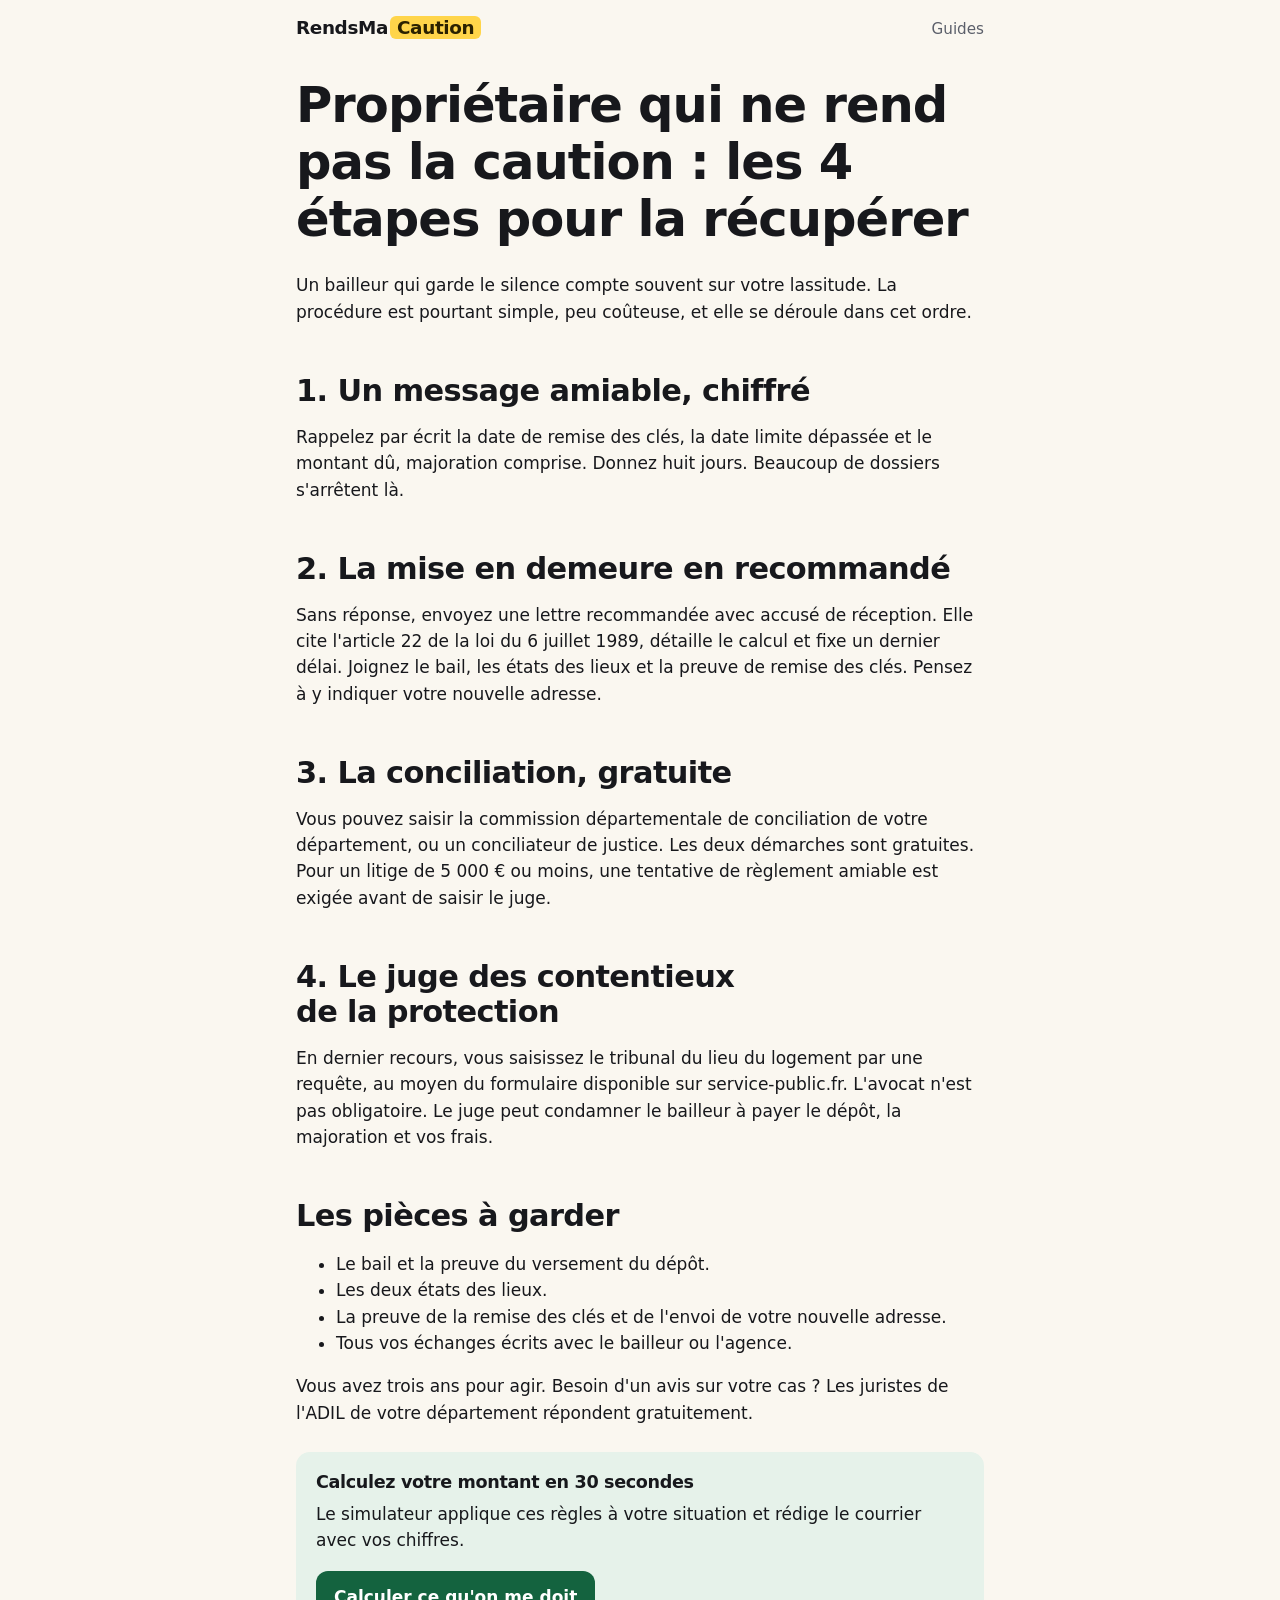
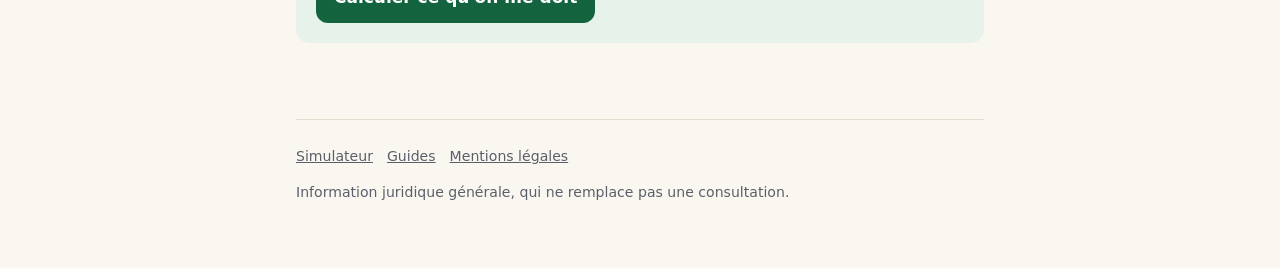
<file: caution/guides/proprietaire-ne-rend-pas-la-caution.html>
<!doctype html>
<html lang="fr"><head><meta charset="utf-8"><meta name="viewport" content="width=device-width, initial-scale=1">
<title>Propriétaire qui ne rend pas la caution : les 4 étapes pour la récupérer · RendsMaCaution</title><meta name="description" content="Message amiable, mise en demeure, conciliation gratuite, juge : la marche à suivre quand le dépôt de garantie n'est pas restitué.">
<link rel="icon" href="../icon.svg" type="image/svg+xml"><link rel="stylesheet" href="../style.css"></head>
<body><div class="wrap narrow">
<header class="top"><a class="logo" href="../">RendsMa<span>Caution</span></a><nav><a href="./">Guides</a></nav></header>
<article class="guide"><h1>Propriétaire qui ne rend pas la caution : les 4 étapes pour la récupérer</h1><p>Un bailleur qui garde le silence compte souvent sur votre lassitude. La procédure est pourtant simple, peu coûteuse, et elle se déroule dans cet ordre.</p>
<h2>1. Un message amiable, chiffré</h2>
<p>Rappelez par écrit la date de remise des clés, la date limite dépassée et le montant dû, majoration comprise. Donnez huit jours. Beaucoup de dossiers s'arrêtent là.</p>
<h2>2. La mise en demeure en recommandé</h2>
<p>Sans réponse, envoyez une lettre recommandée avec accusé de réception. Elle cite l'article 22 de la loi du 6 juillet 1989, détaille le calcul et fixe un dernier délai. Joignez le bail, les états des lieux et la preuve de remise des clés. Pensez à y indiquer votre nouvelle adresse.</p>
<h2>3. La conciliation, gratuite</h2>
<p>Vous pouvez saisir la commission départementale de conciliation de votre département, ou un conciliateur de justice. Les deux démarches sont gratuites. Pour un litige de 5 000 € ou moins, une tentative de règlement amiable est exigée avant de saisir le juge.</p>
<h2>4. Le juge des contentieux de la protection</h2>
<p>En dernier recours, vous saisissez le tribunal du lieu du logement par une requête, au moyen du formulaire disponible sur service-public.fr. L'avocat n'est pas obligatoire. Le juge peut condamner le bailleur à payer le dépôt, la majoration et vos frais.</p>
<h2>Les pièces à garder</h2>
<ul><li>Le bail et la preuve du versement du dépôt.</li><li>Les deux états des lieux.</li><li>La preuve de la remise des clés et de l'envoi de votre nouvelle adresse.</li><li>Tous vos échanges écrits avec le bailleur ou l'agence.</li></ul>
<p>Vous avez trois ans pour agir. Besoin d'un avis sur votre cas ? Les juristes de l'ADIL de votre département répondent gratuitement.</p><div class="cta"><h3>Calculez votre montant en 30 secondes</h3><p>Le simulateur applique ces règles à votre situation et rédige le courrier avec vos chiffres.</p><a class="btn" href="../">Calculer ce qu'on me doit</a></div></article>
<footer><p><a href="../">Simulateur</a><a href="./">Guides</a><a href="../mentions-legales.html">Mentions légales</a></p><p>Information juridique générale, qui ne remplace pas une consultation.</p></footer>
</div></body></html>
</file>
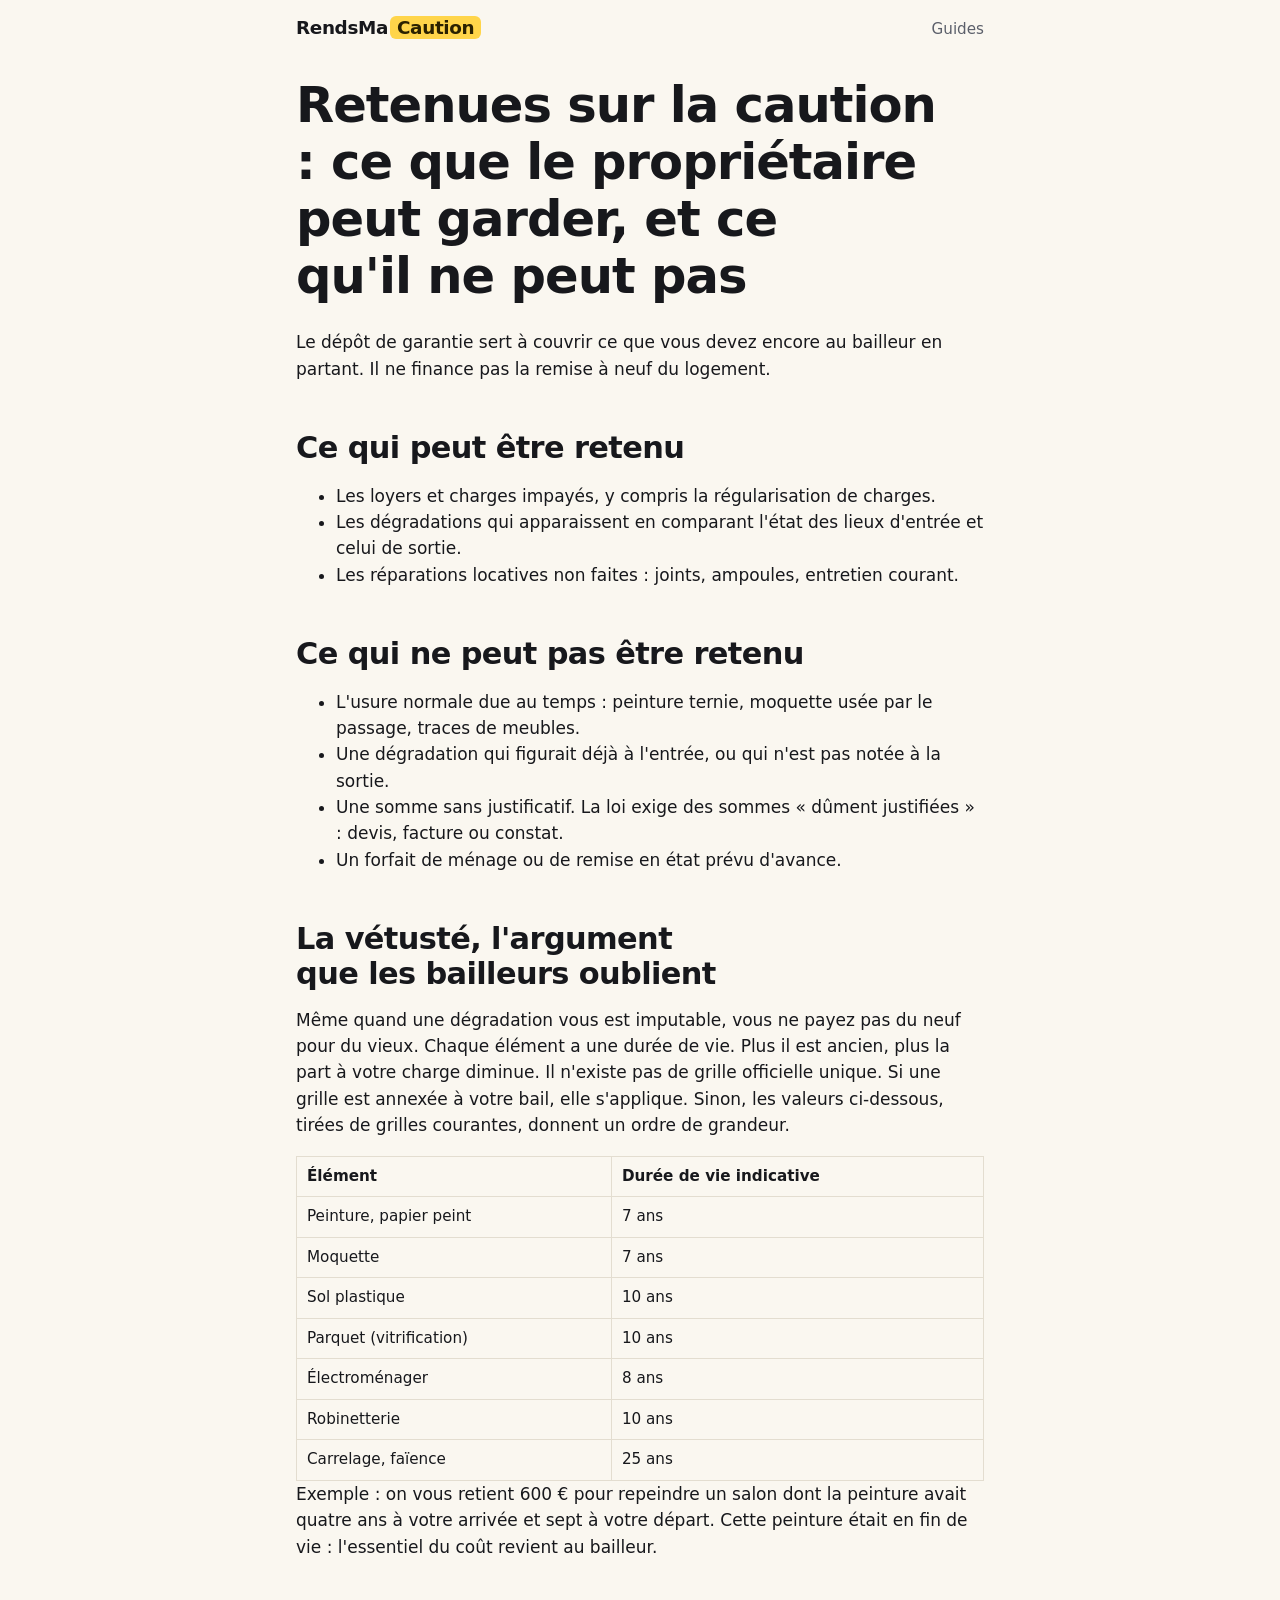
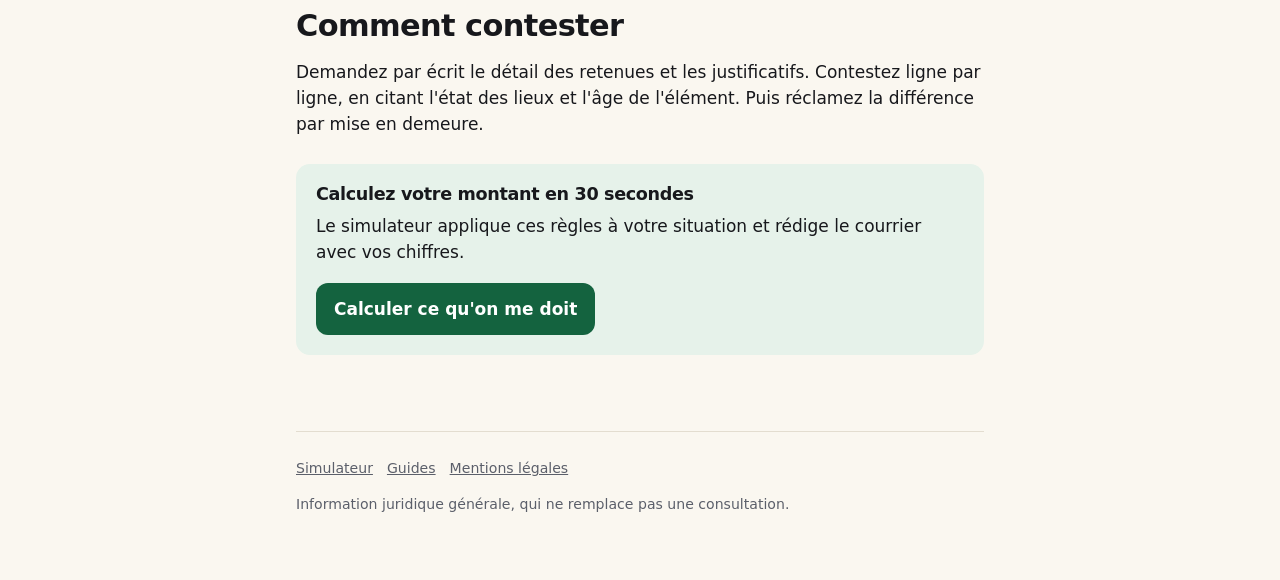
<file: caution/guides/retenues-sur-caution.html>
<!doctype html>
<html lang="fr"><head><meta charset="utf-8"><meta name="viewport" content="width=device-width, initial-scale=1">
<title>Retenues sur la caution : ce que le propriétaire peut garder, et ce qu'il ne peut pas · RendsMaCaution</title><meta name="description" content="Peinture, ménage, trous dans les murs : les retenues autorisées sur le dépôt de garantie, la vétusté et la façon de contester.">
<link rel="icon" href="../icon.svg" type="image/svg+xml"><link rel="stylesheet" href="../style.css"></head>
<body><div class="wrap narrow">
<header class="top"><a class="logo" href="../">RendsMa<span>Caution</span></a><nav><a href="./">Guides</a></nav></header>
<article class="guide"><h1>Retenues sur la caution : ce que le propriétaire peut garder, et ce qu'il ne peut pas</h1><p>Le dépôt de garantie sert à couvrir ce que vous devez encore au bailleur en partant. Il ne finance pas la remise à neuf du logement.</p>
<h2>Ce qui peut être retenu</h2>
<ul><li>Les loyers et charges impayés, y compris la régularisation de charges.</li><li>Les dégradations qui apparaissent en comparant l'état des lieux d'entrée et celui de sortie.</li><li>Les réparations locatives non faites : joints, ampoules, entretien courant.</li></ul>
<h2>Ce qui ne peut pas être retenu</h2>
<ul><li>L'usure normale due au temps : peinture ternie, moquette usée par le passage, traces de meubles.</li><li>Une dégradation qui figurait déjà à l'entrée, ou qui n'est pas notée à la sortie.</li><li>Une somme sans justificatif. La loi exige des sommes « dûment justifiées » : devis, facture ou constat.</li><li>Un forfait de ménage ou de remise en état prévu d'avance.</li></ul>
<h2>La vétusté, l'argument que les bailleurs oublient</h2>
<p>Même quand une dégradation vous est imputable, vous ne payez pas du neuf pour du vieux. Chaque élément a une durée de vie. Plus il est ancien, plus la part à votre charge diminue. Il n'existe pas de grille officielle unique. Si une grille est annexée à votre bail, elle s'applique. Sinon, les valeurs ci-dessous, tirées de grilles courantes, donnent un ordre de grandeur.</p>
<div class="tablewrap"><table><tr><th>Élément</th><th>Durée de vie indicative</th></tr>
<tr><td>Peinture, papier peint</td><td>7 ans</td></tr><tr><td>Moquette</td><td>7 ans</td></tr><tr><td>Sol plastique</td><td>10 ans</td></tr><tr><td>Parquet (vitrification)</td><td>10 ans</td></tr><tr><td>Électroménager</td><td>8 ans</td></tr><tr><td>Robinetterie</td><td>10 ans</td></tr><tr><td>Carrelage, faïence</td><td>25 ans</td></tr></table></div>
<p>Exemple : on vous retient 600 € pour repeindre un salon dont la peinture avait quatre ans à votre arrivée et sept à votre départ. Cette peinture était en fin de vie : l'essentiel du coût revient au bailleur.</p>
<h2>Comment contester</h2>
<p>Demandez par écrit le détail des retenues et les justificatifs. Contestez ligne par ligne, en citant l'état des lieux et l'âge de l'élément. Puis réclamez la différence par mise en demeure.</p><div class="cta"><h3>Calculez votre montant en 30 secondes</h3><p>Le simulateur applique ces règles à votre situation et rédige le courrier avec vos chiffres.</p><a class="btn" href="../">Calculer ce qu'on me doit</a></div></article>
<footer><p><a href="../">Simulateur</a><a href="./">Guides</a><a href="../mentions-legales.html">Mentions légales</a></p><p>Information juridique générale, qui ne remplace pas une consultation.</p></footer>
</div></body></html>
</file>
<file: caution/style.css>
:root {
  --bg: #faf7f0; --card: #ffffff; --ink: #17181c; --muted: #5b5f6a; --line: #e3ddd0;
  --accent: #14633f; --accent-ink: #ffffff; --soft: #e6f2ea; --gold: #ffd54a; --gold-ink: #2a2100;
  --warn-bg: #fff4dc; --warn-ink: #6b4a00; --danger: #b3261e; --radius: 14px;
}
@media (prefers-color-scheme: dark) {
  :root { --bg: #111311; --card: #1a1d1b; --ink: #edeee9; --muted: #a3a79f; --line: #2c312d;
    --accent: #4fc68a; --accent-ink: #06200f; --soft: #18291f; --gold: #ffd54a; --gold-ink: #2a2100;
    --warn-bg: #2e2610; --warn-ink: #f1d78c; --danger: #ff8a80; }
}
* { box-sizing: border-box; }
html { scroll-behavior: smooth; -webkit-text-size-adjust: 100%; }
body { margin: 0; background: var(--bg); color: var(--ink); font: 17px/1.55 system-ui, -apple-system, "Segoe UI", Roboto, sans-serif; }
a { color: var(--accent); }
h1, h2, h3 { line-height: 1.15; letter-spacing: -0.02em; margin: 0 0 .5em; text-wrap: balance; }
h1 { font-size: clamp(1.9rem, 6vw, 3.1rem); font-weight: 800; }
h2 { font-size: clamp(1.4rem, 4vw, 1.9rem); font-weight: 750; }
h3 { font-size: 1.1rem; }
p { margin: 0 0 1em; }
.wrap { max-width: 1040px; margin: 0 auto; padding: 0 16px; }
.narrow { max-width: 720px; }

header.top { display: flex; align-items: center; justify-content: space-between; padding: 14px 0; gap: 12px; }
.logo { font-weight: 800; font-size: 1.15rem; color: var(--ink); text-decoration: none; letter-spacing: -0.02em; }
.logo span { background: var(--gold); color: var(--gold-ink); padding: 1px 7px; border-radius: 6px; margin-left: 2px; }
header.top nav a { color: var(--muted); text-decoration: none; font-size: .95rem; margin-left: 14px; }

.hero { display: grid; gap: 28px; padding: 20px 0 36px; align-items: start; }
@media (min-width: 900px) { .hero { grid-template-columns: 1.05fr 1fr; gap: 44px; padding-top: 40px; } }
.hero mark { background: var(--gold); color: var(--gold-ink); padding: 0 .18em; border-radius: 6px; }
.lead { font-size: 1.12rem; color: var(--muted); max-width: 34em; }
.proofs { list-style: none; padding: 0; margin: 18px 0 0; display: grid; gap: 8px; color: var(--muted); font-size: .97rem; }
.proofs li::before { content: "✓"; color: var(--accent); font-weight: 800; margin-right: 8px; }

.card { background: var(--card); border: 1px solid var(--line); border-radius: var(--radius); padding: 20px; }
.card + .card { margin-top: 16px; }
label { display: block; font-weight: 600; font-size: .95rem; margin: 14px 0 6px; }
label small, .hint { display: block; font-weight: 400; color: var(--muted); font-size: .85rem; margin-top: 2px; }
input, select, textarea { width: 100%; font: inherit; color: var(--ink); background: var(--bg); border: 1.5px solid var(--line); border-radius: 10px; padding: 11px 12px; min-height: 46px; }
input:focus, select:focus, textarea:focus, button:focus-visible, a:focus-visible, summary:focus-visible { outline: 3px solid var(--gold); outline-offset: 1px; border-color: var(--accent); }
.row { display: grid; gap: 0 12px; grid-template-columns: 1fr 1fr; }
@media (max-width: 420px) { .row { grid-template-columns: 1fr; } }
.check { display: flex; gap: 10px; align-items: flex-start; font-weight: 500; }
.check input { width: 22px; min-height: 22px; height: 22px; margin-top: 2px; flex: none; accent-color: var(--accent); }
details { margin-top: 14px; }
summary { cursor: pointer; font-weight: 600; color: var(--accent); padding: 6px 0; }

.btn { display: inline-flex; align-items: center; justify-content: center; gap: 8px; font: inherit; font-weight: 700; border: 0; border-radius: 12px; padding: 13px 18px; min-height: 48px; cursor: pointer; background: var(--accent); color: var(--accent-ink); text-decoration: none; }
.btn.block { width: 100%; }
.btn.ghost { background: transparent; color: var(--accent); border: 1.5px solid var(--accent); }
.btn.small { padding: 8px 12px; min-height: 40px; font-size: .92rem; }
.btn.gold { background: var(--gold); color: var(--gold-ink); }
.btns { display: flex; flex-wrap: wrap; gap: 10px; margin-top: 14px; }

.result { margin-top: 18px; border-radius: var(--radius); background: var(--soft); border: 1px solid var(--line); padding: 18px; }
.result .big { font-size: clamp(2.2rem, 9vw, 3.2rem); font-weight: 850; letter-spacing: -0.03em; line-height: 1; color: var(--accent); font-variant-numeric: tabular-nums; }
.result .kicker { font-weight: 700; margin-bottom: 6px; }
.result table { width: 100%; border-collapse: collapse; margin: 14px 0 4px; font-size: .96rem; }
.result td { padding: 6px 0; border-top: 1px solid var(--line); }
.result td:last-child { text-align: right; font-variant-numeric: tabular-nums; font-weight: 600; white-space: nowrap; }
.tick { background: var(--gold); color: var(--gold-ink); border-radius: 10px; padding: 10px 12px; font-weight: 600; margin-top: 12px; font-size: .96rem; }
.alert { background: var(--warn-bg); color: var(--warn-ink); border-radius: 10px; padding: 10px 12px; margin-top: 10px; font-size: .92rem; }
.err { color: var(--danger); font-weight: 600; font-size: .95rem; margin-top: 10px; }
.muted { color: var(--muted); }
.small { font-size: .88rem; }

section.block { padding: 40px 0; border-top: 1px solid var(--line); }
.stepnum { display: inline-grid; place-items: center; width: 30px; height: 30px; border-radius: 50%; background: var(--ink); color: var(--bg); font-weight: 800; font-size: .95rem; margin-right: 8px; vertical-align: 3px; }

.retenue { border: 1px solid var(--line); border-radius: 12px; padding: 4px 14px 14px; margin-top: 12px; background: var(--bg); }
.retenue .verdict { margin-top: 10px; font-size: .93rem; }
.retenue .verdict b { color: var(--accent); }
.x { background: none; border: 0; color: var(--muted); font: inherit; cursor: pointer; text-decoration: underline; padding: 8px 0; min-height: 40px; }

.tabs { display: flex; gap: 8px; flex-wrap: wrap; margin: 16px 0 12px; }
.tabs button { font: inherit; font-weight: 600; padding: 9px 13px; min-height: 42px; border-radius: 999px; border: 1.5px solid var(--line); background: var(--card); color: var(--ink); cursor: pointer; }
.tabs button[aria-selected="true"] { background: var(--ink); color: var(--bg); border-color: var(--ink); }
.lettre { background: #fff; color: #111; border: 1px solid var(--line); border-radius: 10px; padding: 22px 20px; font: 15px/1.55 Georgia, "Times New Roman", serif; white-space: pre-wrap; overflow-wrap: anywhere; max-height: 520px; overflow: auto; }
.locked { position: relative; }
.locked .lettre { max-height: 260px; overflow: hidden; }
.locked .veil { position: absolute; inset: 90px 0 0 0; background: linear-gradient(to bottom, rgba(255,255,255,0), #fff 45%); border-radius: 0 0 10px 10px; display: grid; place-items: end center; padding: 18px; text-align: center; color: #111; }

ol.plan { list-style: none; padding: 0; margin: 14px 0 0; display: grid; gap: 10px; }
ol.plan li { background: var(--card); border: 1px solid var(--line); border-radius: 12px; padding: 14px; display: grid; grid-template-columns: auto 1fr; gap: 4px 12px; }
ol.plan input { width: 24px; height: 24px; min-height: 24px; margin-top: 3px; accent-color: var(--accent); }
ol.plan .when { color: var(--accent); font-weight: 700; font-size: .9rem; }
ol.plan li.done { opacity: .6; }
ol.plan li.done strong { text-decoration: line-through; }

.faq details { border-top: 1px solid var(--line); margin: 0; padding: 6px 0; }
.faq summary { color: var(--ink); font-size: 1.05rem; padding: 10px 0; }
.grid3 { display: grid; gap: 14px; }
@media (min-width: 760px) { .grid3 { grid-template-columns: repeat(3, 1fr); } }
footer { border-top: 1px solid var(--line); padding: 26px 0 50px; color: var(--muted); font-size: .88rem; }
footer a { color: var(--muted); margin-right: 14px; }
.toast { position: fixed; left: 50%; bottom: 20px; transform: translateX(-50%); background: var(--ink); color: var(--bg); padding: 10px 16px; border-radius: 999px; font-weight: 600; font-size: .95rem; z-index: 10; }
article.guide { padding: 20px 0 50px; }
article.guide h2 { margin-top: 1.6em; }
article.guide table { border-collapse: collapse; width: 100%; font-size: .95rem; }
article.guide th, article.guide td { border: 1px solid var(--line); padding: 8px 10px; text-align: left; }
.tablewrap { overflow-x: auto; }
.cta { background: var(--soft); border-radius: var(--radius); padding: 20px; margin: 26px 0; }

@media print {
  body.printing > *:not(#print-area) { display: none !important; }
  body.printing { background: #fff; }
  #print-area { display: block !important; white-space: pre-wrap; font: 12pt/1.5 Georgia, "Times New Roman", serif; color: #000; }
  @page { margin: 2.2cm; }
}
#print-area { display: none; }
@media (max-width: 899px) { .hero .proofs { display: none; } .hero { gap: 18px; padding-top: 8px; } .lead { margin-bottom: 0; } }
</file>
